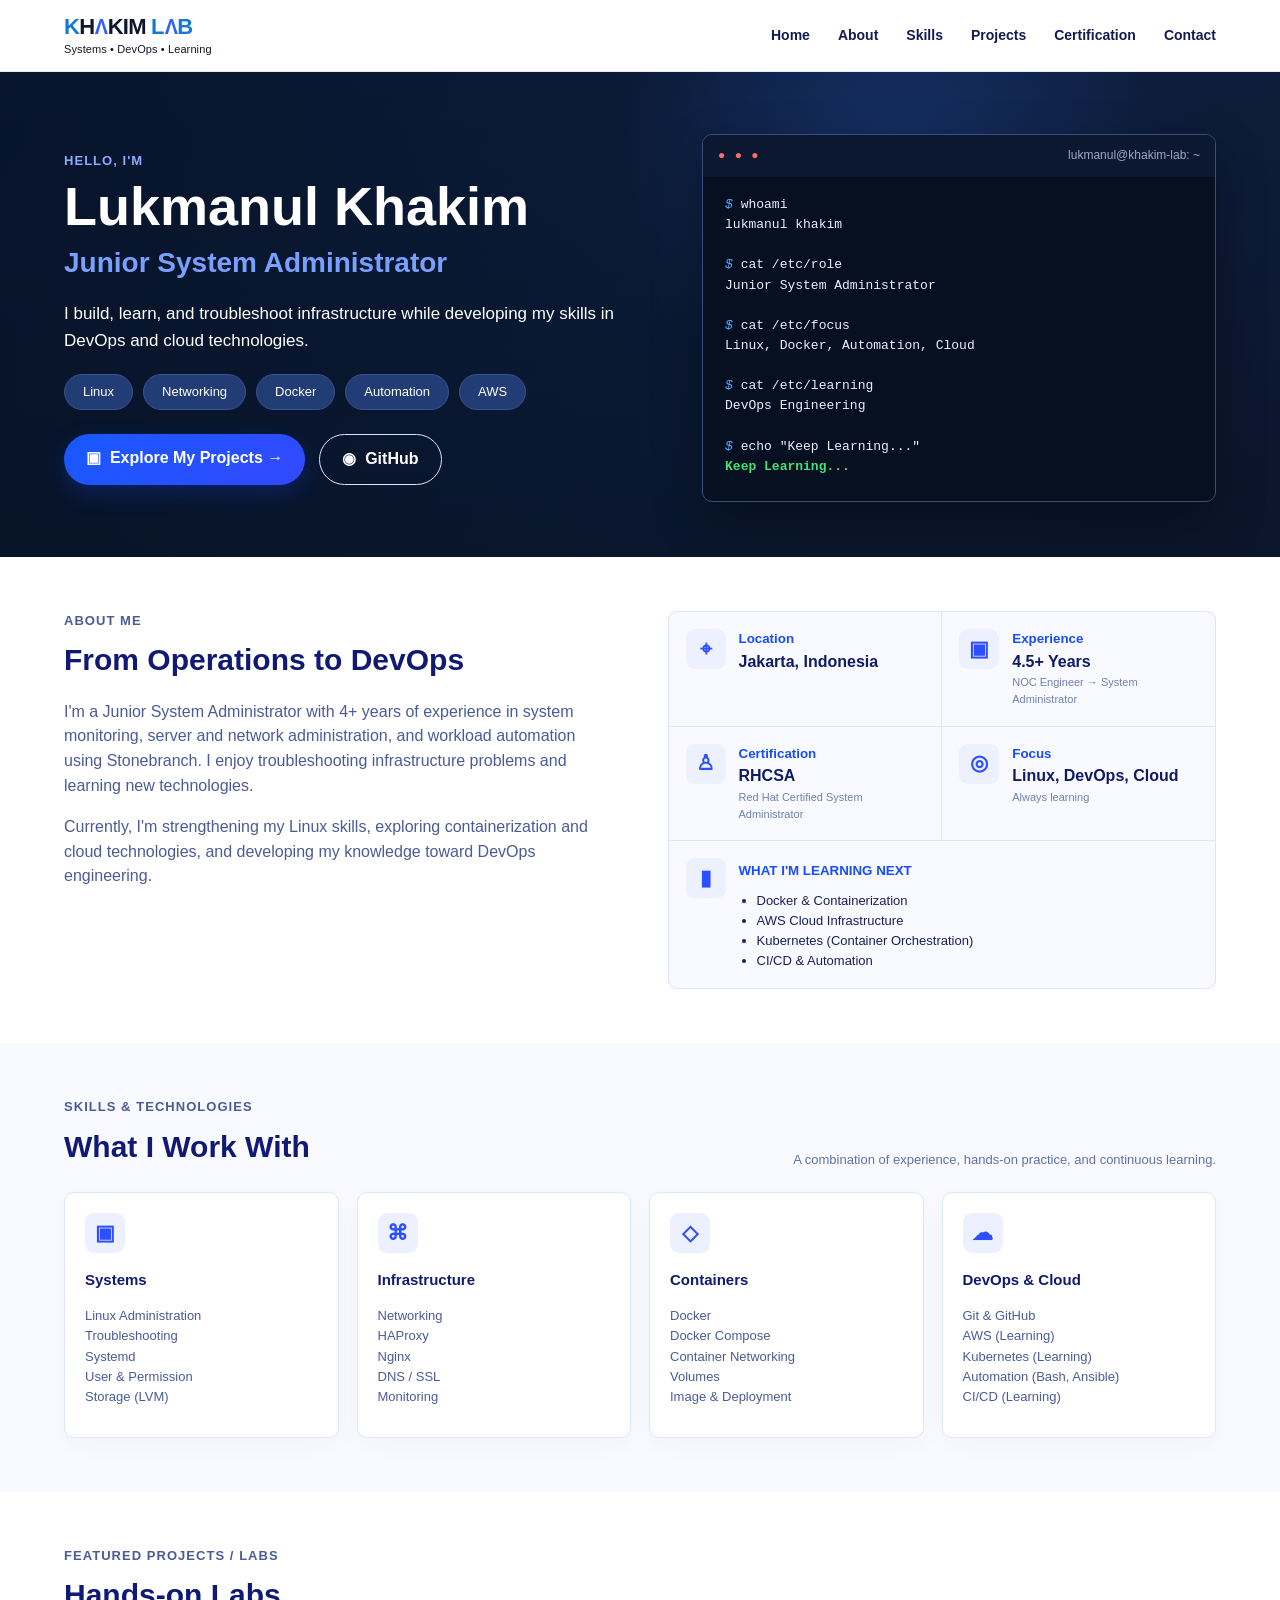
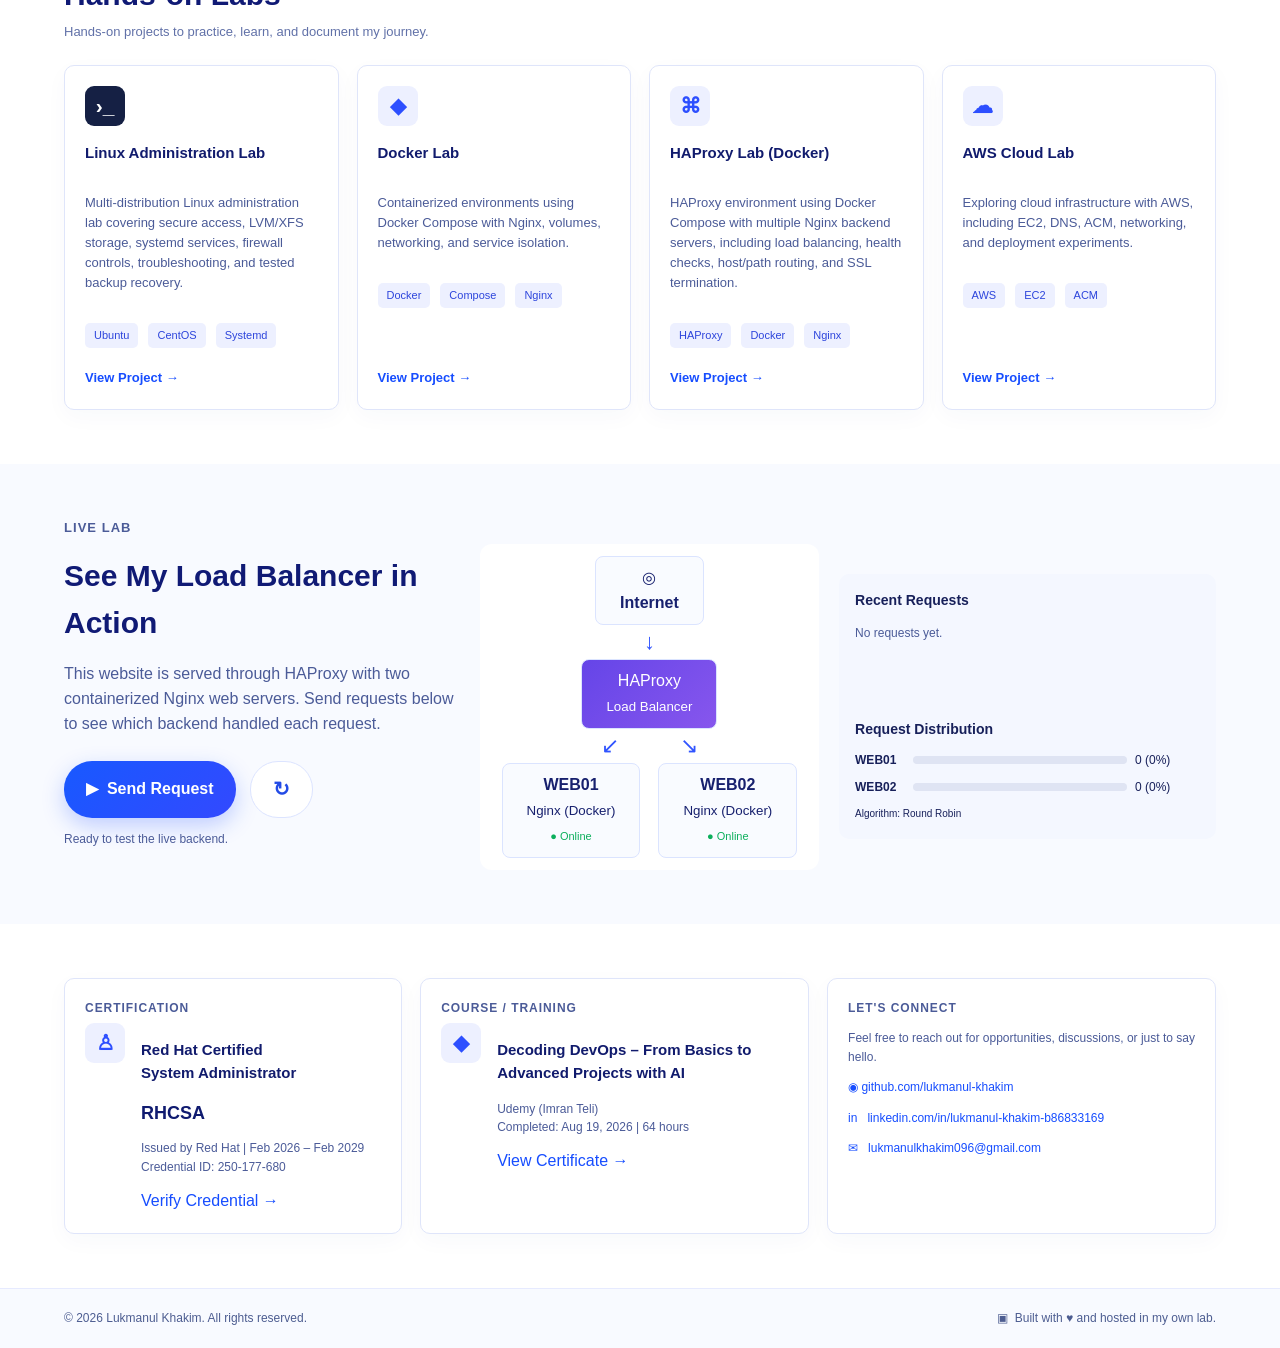
<file: web/src/index.html>
<!doctype html><html lang="en"><head><meta charset="utf-8"><meta name="viewport" content="width=device-width,initial-scale=1"><meta name="description" content="Lukmanul Khakim — Junior System Administrator portfolio and hands-on infrastructure lab."><title>KHAKIM LAB | Junior System Administrator</title><link rel="icon" href="/favicon.ico" sizes="any"><link rel="icon" type="image/svg+xml" href="/favicon.svg"><link rel="apple-touch-icon" href="/apple-touch-icon.png"><link rel="stylesheet" href="templatemo-personal-style.css"></head><body>
<nav id="navbar"><div class="nav-container"><a class="brand" href="#home" aria-label="KHAKIM LAB"><span class="brand-copy"><strong><span class="brand-k">K</span>H<span class="brand-a">Λ</span>KIM <span class="brand-lab">L<span class="brand-a">Λ</span>B</span></strong><small>Systems • DevOps • Learning</small></span></a><ul class="nav-links"><li><a href="#home">Home</a></li><li><a href="#about">About</a></li><li><a href="#skills">Skills</a></li><li><a href="#projects">Projects</a></li><li><a href="#certification">Certification</a></li><li><a href="#contact">Contact</a></li></ul><button class="mobile-menu-toggle" id="mobileMenuToggle" aria-label="Toggle menu"><i></i><i></i><i></i></button></div></nav>
<div class="mobile-menu" id="mobileMenu"><ul class="mobile-nav-links"><li><a href="#home">Home</a></li><li><a href="#about">About</a></li><li><a href="#skills">Skills</a></li><li><a href="#projects">Projects</a></li><li><a href="#certification">Certification</a></li><li><a href="#contact">Contact</a></li></ul></div>
<header id="home" class="hero"><div class="hero-grid container"><div><p class="eyebrow">HELLO, I'M</p><h1>Lukmanul Khakim</h1><h2>Junior System Administrator</h2><p class="hero-copy">I build, learn, and troubleshoot infrastructure while developing my skills in DevOps and cloud technologies.</p><div class="chips"><span>Linux</span><span>Networking</span><span>Docker</span><span>Automation</span><span>AWS</span></div><div class="actions"><a class="btn primary" href="#projects">▣ &nbsp;Explore My Projects →</a><a class="btn ghost" href="https://github.com/lukmanul-khakim" target="_blank" rel="noopener">◉ &nbsp;GitHub</a></div></div><div class="terminal"><div class="termbar"><b>● ● ●</b><span>lukmanul@khakim-lab: ~</span></div><pre><em>$</em> whoami
lukmanul khakim

<em>$</em> cat /etc/role
Junior System Administrator

<em>$</em> cat /etc/focus
Linux, Docker, Automation, Cloud

<em>$</em> cat /etc/learning
DevOps Engineering

<em>$</em> echo "Keep Learning..."
<strong>Keep Learning...</strong></pre></div></div></header>
<main><section id="about" class="section"><div class="container about-grid"><div><p class="kicker">ABOUT ME</p><h2>From Operations to DevOps</h2><p>I'm a Junior System Administrator with 4+ years of experience in system monitoring, server and network administration, and workload automation using Stonebranch. I enjoy troubleshooting infrastructure problems and learning new technologies.</p><p>Currently, I'm strengthening my Linux skills, exploring containerization and cloud technologies, and developing my knowledge toward DevOps engineering.</p></div><div class="about-cards"><div class="mini"><b class="ico">⌖</b><div><small>Location</small><strong>Jakarta, Indonesia</strong></div></div><div class="mini"><b class="ico">▣</b><div><small>Experience</small><strong>4.5+ Years</strong><span>NOC Engineer → System Administrator</span></div></div><div class="mini"><b class="ico">♙</b><div><small>Certification</small><strong>RHCSA</strong><span>Red Hat Certified System Administrator</span></div></div><div class="mini"><b class="ico">◎</b><div><small>Focus</small><strong>Linux, DevOps, Cloud</strong><span>Always learning</span></div></div><div class="learning"><b class="ico">▮</b><div><small>WHAT I'M LEARNING NEXT</small><ul><li>Docker & Containerization</li><li>AWS Cloud Infrastructure</li><li>Kubernetes (Container Orchestration)</li><li>CI/CD & Automation</li></ul></div></div></div></div></section>
<section id="skills" class="section alt"><div class="container"><p class="kicker">SKILLS & TECHNOLOGIES</p><div class="section-head"><h2>What I Work With</h2><span>A combination of experience, hands-on practice, and continuous learning.</span></div><div class="skill-grid"><article><b class="ico">▣</b><h3>Systems</h3><p>Linux Administration<br>Troubleshooting<br>Systemd<br>User & Permission<br>Storage (LVM)</p></article><article><b class="ico">⌘</b><h3>Infrastructure</h3><p>Networking<br>HAProxy<br>Nginx<br>DNS / SSL<br>Monitoring</p></article><article><b class="ico">◇</b><h3>Containers</h3><p>Docker<br>Docker Compose<br>Container Networking<br>Volumes<br>Image & Deployment</p></article><article><b class="ico">☁</b><h3>DevOps & Cloud</h3><p>Git & GitHub<br>AWS (Learning)<br>Kubernetes (Learning)<br>Automation (Bash, Ansible)<br>CI/CD (Learning)</p></article></div></div></section>
<section id="projects" class="section"><div class="container"><p class="kicker">FEATURED PROJECTS / LABS</p><div class="section-head"><div><h2>Hands-on Labs</h2><span>Hands-on projects to practice, learn, and document my journey.</span></div></div><div class="project-grid"><article><b class="ico dark">›_</b><h3>Linux Administration Lab</h3><p>Multi-distribution Linux administration lab covering secure access, LVM/XFS storage, systemd services, firewall controls, troubleshooting, and tested backup recovery.</p><div class="tags"><span>Ubuntu</span><span>CentOS</span><span>Systemd</span></div><a href="projects/linux-administration/">View Project →</a></article><article><b class="ico">◆</b><h3>Docker Lab</h3><p>Containerized environments using Docker Compose with Nginx, volumes, networking, and service isolation.</p><div class="tags"><span>Docker</span><span>Compose</span><span>Nginx</span></div><a href="#">View Project →</a></article><article><b class="ico">⌘</b><h3>HAProxy Lab (Docker)</h3><p>HAProxy environment using Docker Compose with multiple Nginx backend servers, including load balancing, health checks, host/path routing, and SSL termination.</p><div class="tags"><span>HAProxy</span><span>Docker</span><span>Nginx</span></div><a href="projects/haproxy-docker/">View Project →</a></article><article><b class="ico">☁</b><h3>AWS Cloud Lab</h3><p>Exploring cloud infrastructure with AWS, including EC2, DNS, ACM, networking, and deployment experiments.</p><div class="tags"><span>AWS</span><span>EC2</span><span>ACM</span></div><a href="#">View Project →</a></article></div></div></section>
<section id="live-lab" class="section alt"><div class="container"><p class="kicker">LIVE LAB</p><div class="live-grid"><div><h2>See My Load Balancer in Action</h2><p>This website is served through HAProxy with two containerized Nginx web servers. Send requests below to see which backend handled each request.</p><div class="actions"><button id="sendRequest" class="btn primary">▶ &nbsp;Send Request</button><button id="resetRequests" class="btn iconbtn" title="Reset">↻</button></div><p id="lbMessage" class="lb-message">Ready to test the live backend.</p></div><div class="diagram"><div class="node">◎<br><b>Internet</b></div><div class="arrow">↓</div><div class="node hap">HAProxy<br><small>Load Balancer</small></div><div class="fork">↙ &nbsp;&nbsp;&nbsp;&nbsp;&nbsp;&nbsp;&nbsp;&nbsp; ↘</div><div class="servers"><div class="node"><b>WEB01</b><br><small>Nginx (Docker)</small><br><span>● Online</span></div><div class="node"><b>WEB02</b><br><small>Nginx (Docker)</small><br><span>● Online</span></div></div></div><div class="request-panel"><h3>Recent Requests</h3><div id="requestList" class="request-list"><p>No requests yet.</p></div><h3>Request Distribution</h3><div class="meter"><b>WEB01</b><i><u id="bar1"></u></i><span id="count1">0 (0%)</span></div><div class="meter"><b>WEB02</b><i><u id="bar2"></u></i><span id="count2">0 (0%)</span></div><small>Algorithm: Round Robin</small></div></div></div></section>
<section id="certification" class="section"><div class="container bottom-grid"><article class="credential"><p class="kicker">CERTIFICATION</p><div class="cred-body"><b class="ico">♙</b><div><h3>Red Hat Certified<br>System Administrator</h3><strong>RHCSA</strong><p>Issued by Red Hat | Feb 2026 – Feb 2029<br>Credential ID: 250-177-680</p><a href="https://www.credly.com/badges/dbaed468-5207-47a8-b0fc-b9ca24b0aa53" target="_blank" rel="noopener">Verify Credential →</a></div></div></article><article class="credential"><p class="kicker">COURSE / TRAINING</p><div class="cred-body"><b class="ico">◆</b><div><h3>Decoding DevOps – From Basics to Advanced Projects with AI</h3><p>Udemy (Imran Teli)<br>Completed: Aug 19, 2026 | 64 hours</p><a href="Cert_Decoding_DevOps_Lukmanul_Khakim.pdf" target="_blank">View Certificate →</a></div></div></article><article id="contact" class="credential"><p class="kicker">LET'S CONNECT</p><p>Feel free to reach out for opportunities, discussions, or just to say hello.</p><div class="contacts"><a href="https://github.com/lukmanul-khakim" target="_blank">◉ github.com/lukmanul-khakim</a><a href="https://www.linkedin.com/in/lukmanul-khakim-b86833169" target="_blank">in &nbsp; linkedin.com/in/lukmanul-khakim-b86833169</a><a href="mailto:lukmanulkhakim096@gmail.com">✉ &nbsp; lukmanulkhakim096@gmail.com</a></div></article></div></section></main>
<footer><div class="container"><span>© 2026 Lukmanul Khakim. All rights reserved.</span><span>▣ &nbsp;Built with ♥ and hosted in my own lab.</span></div></footer><script src="templatemo-personal-javascripts.js"></script></body></html>
</file>
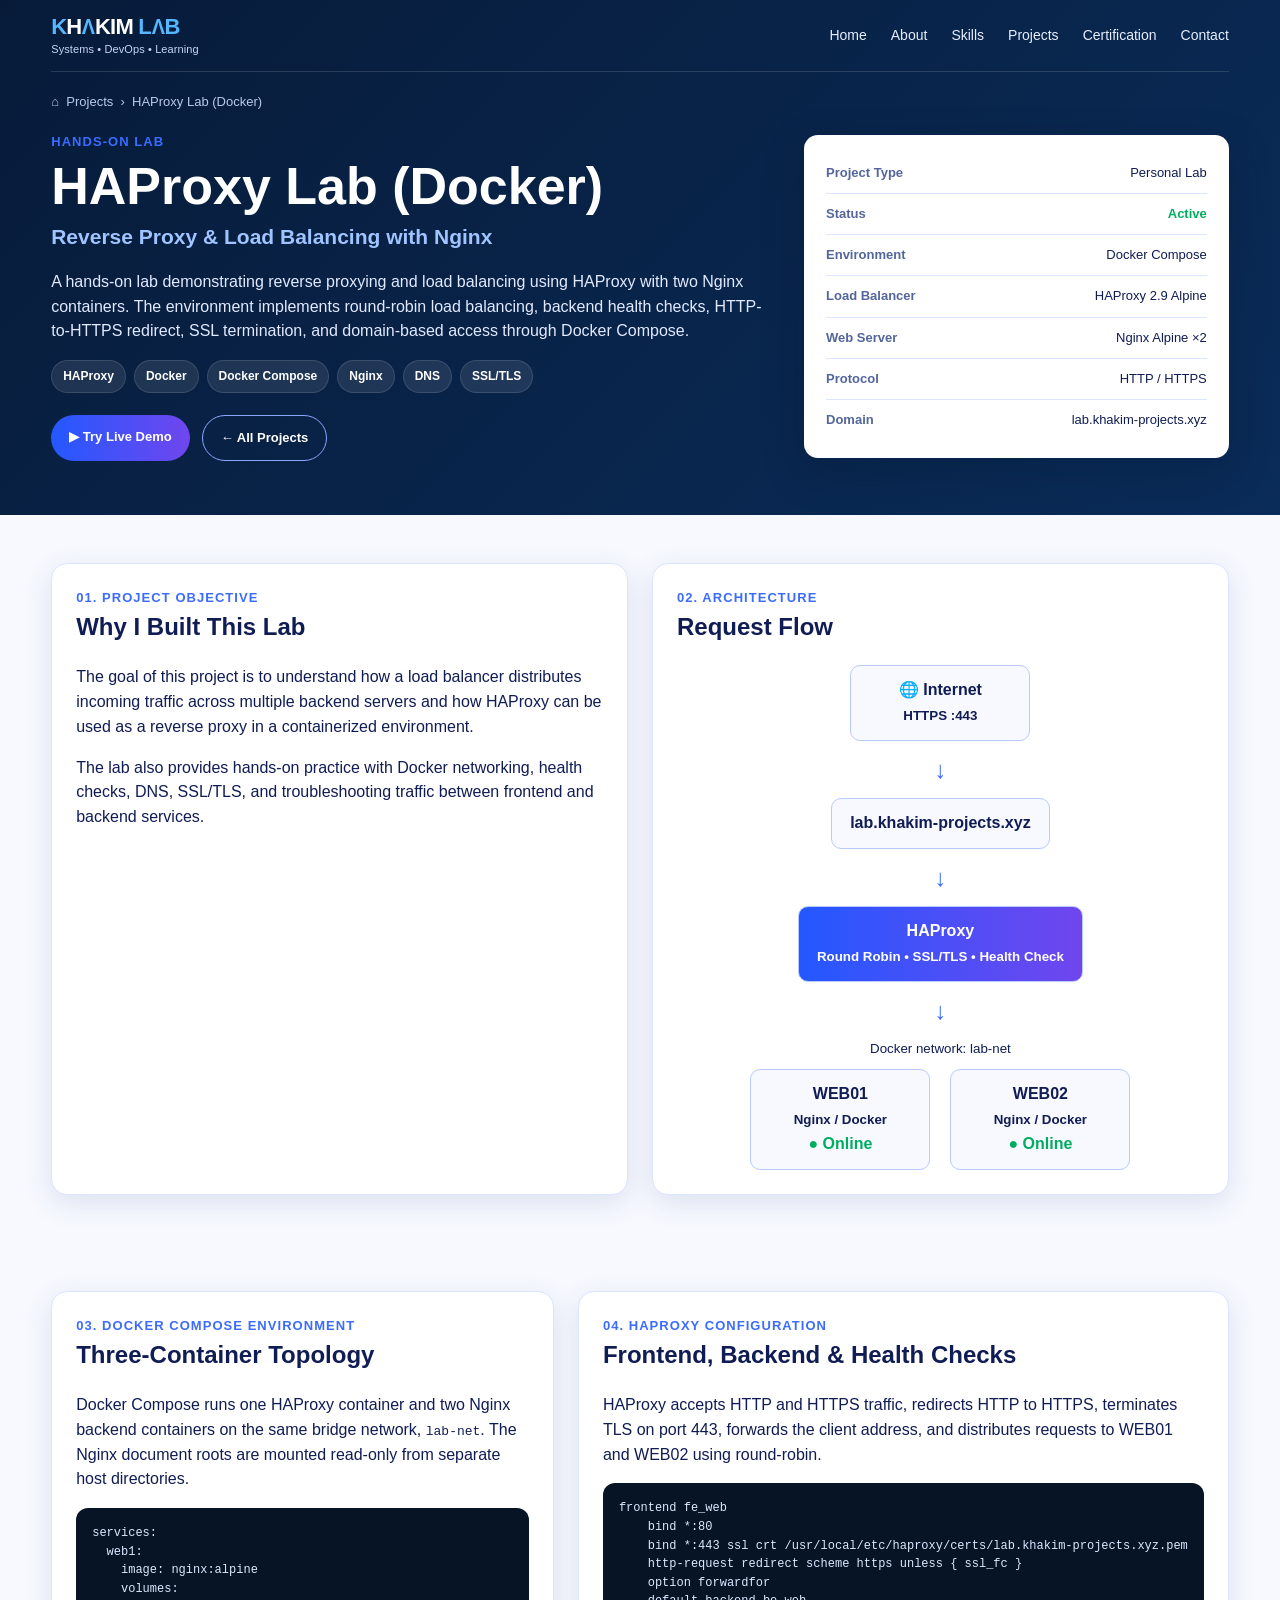
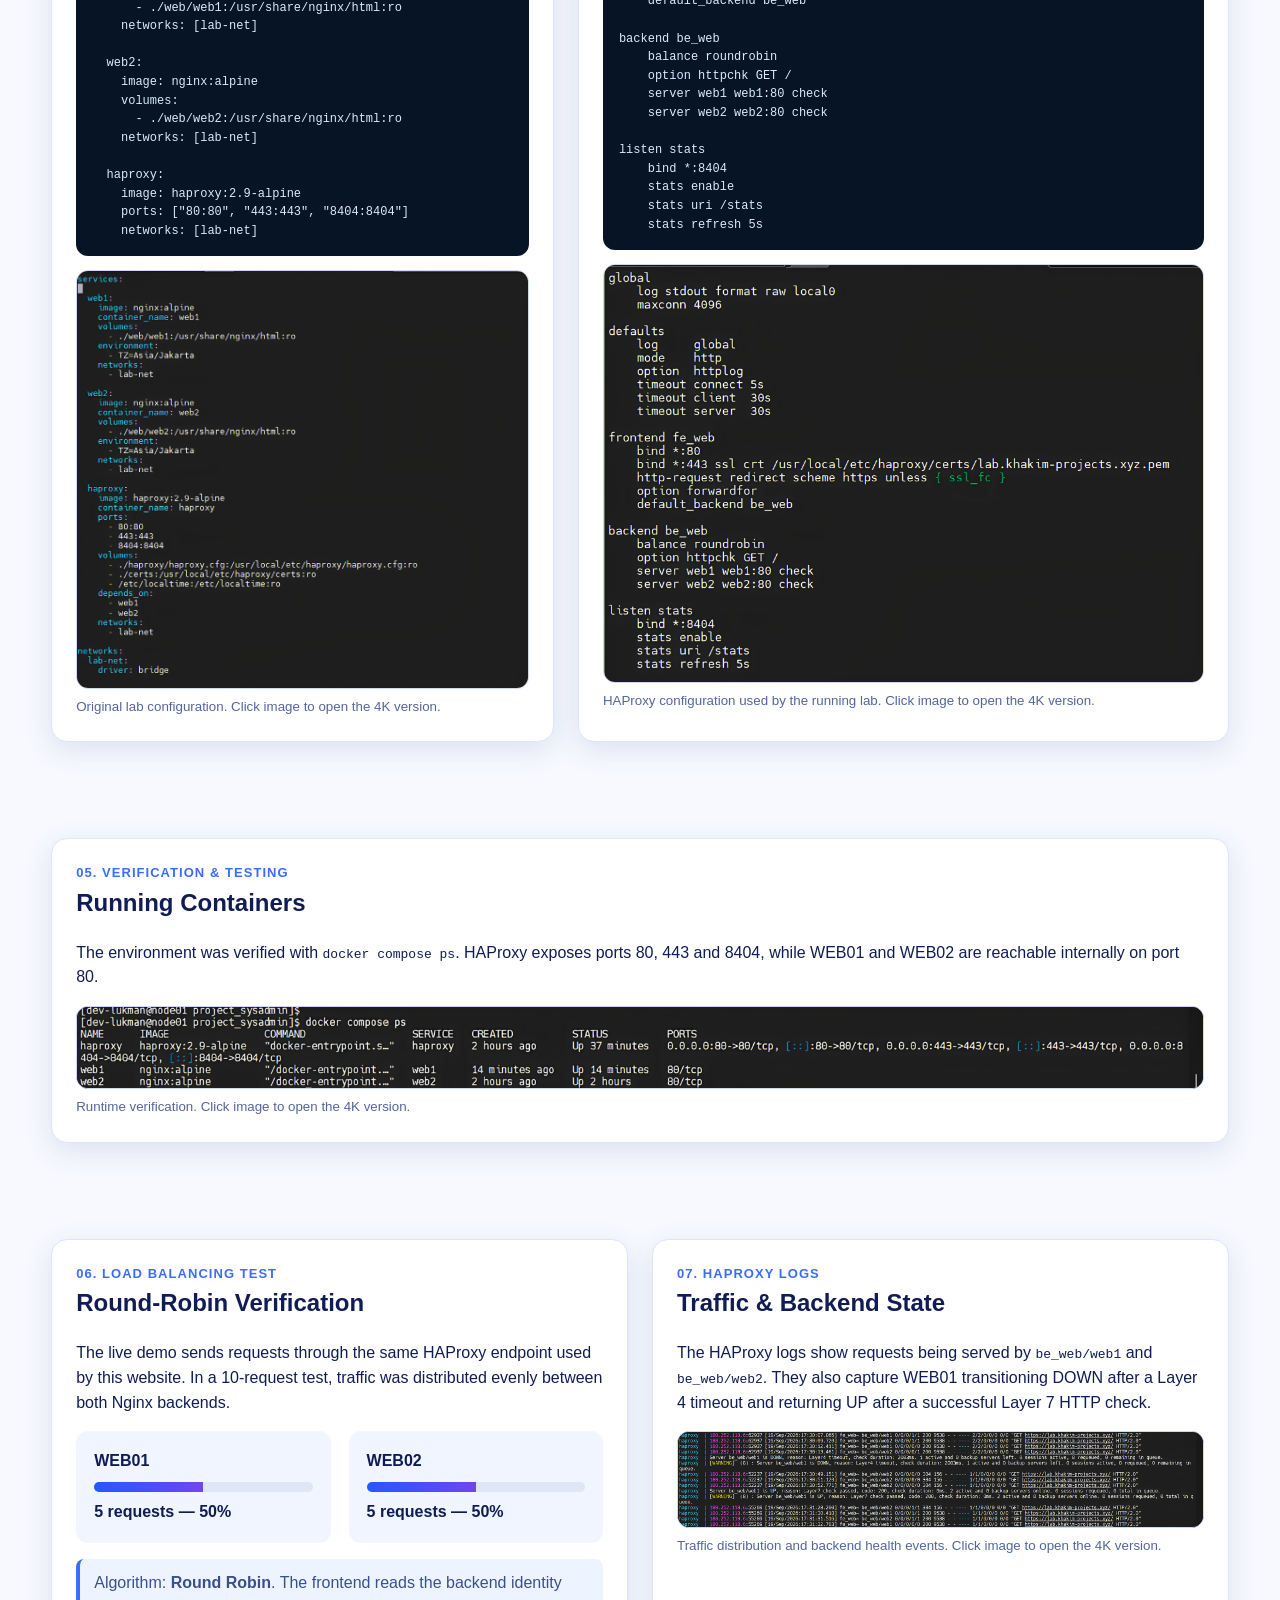
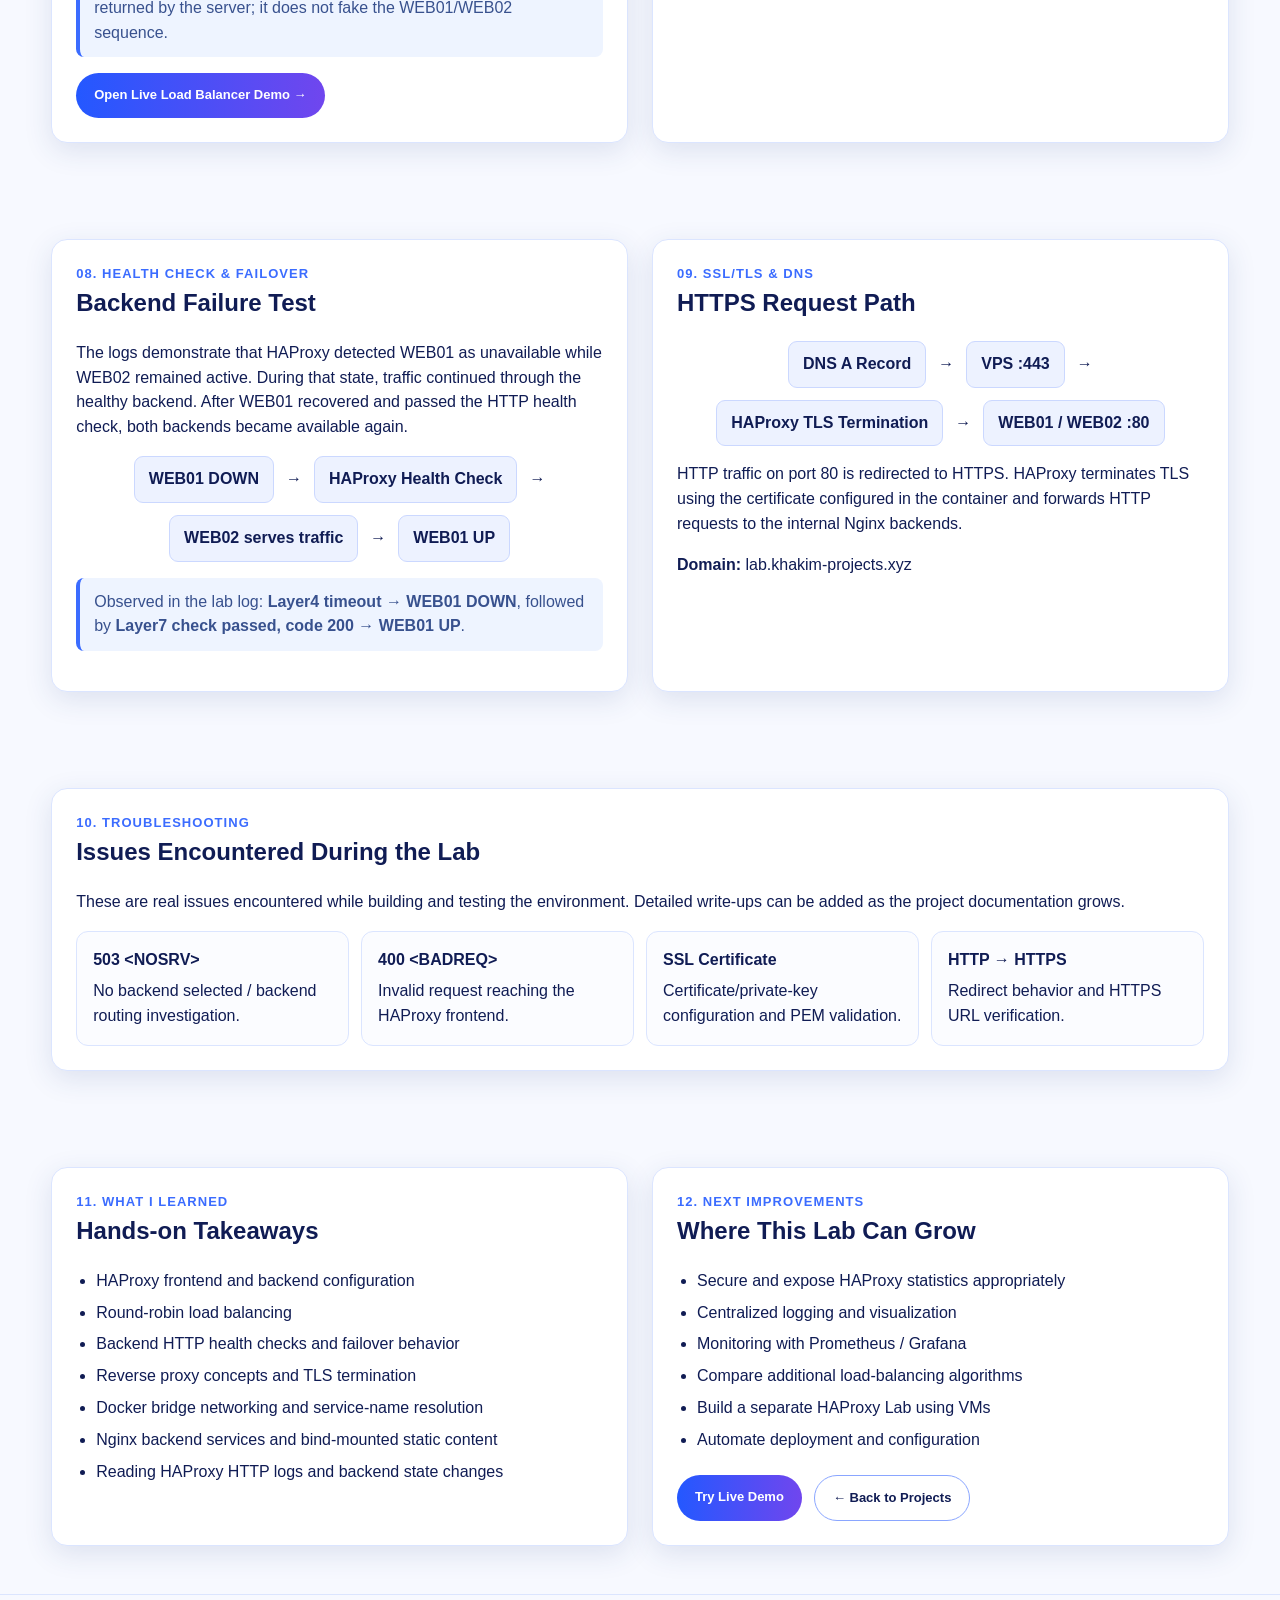
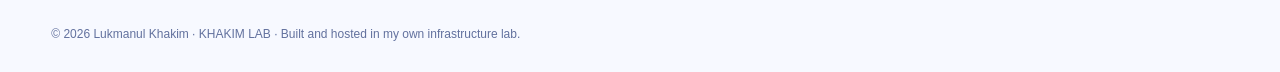
<file: web/src/projects/haproxy-docker/index.html>
<!doctype html><html lang="en"><head><meta charset="utf-8"><meta name="viewport" content="width=device-width,initial-scale=1"><meta name="description" content="HAProxy Lab (Docker) — hands-on reverse proxy, load balancing, health checks, SSL/TLS and Docker networking by Lukmanul Khakim."><title>HAProxy Lab (Docker) | KHAKIM LAB</title><link rel="icon" href="/favicon.ico" sizes="any"><link rel="icon" type="image/svg+xml" href="/favicon.svg"><link rel="apple-touch-icon" href="/apple-touch-icon.png"><link rel="stylesheet" href="project.css"></head><body>
<header class="top"><div class="container"><nav class="nav"><a class="brand" href="../../" aria-label="KHAKIM LAB"><span class="brand-copy"><strong><span class="brand-k">K</span>H<span class="brand-a">Λ</span>KIM <span class="brand-lab">L<span class="brand-a">Λ</span>B</span></strong><small>Systems • DevOps • Learning</small></span></a><div class="navlinks"><a href="../../">Home</a><a href="../../#about">About</a><a href="../../#skills">Skills</a><a href="../../#projects">Projects</a><a href="../../#certification">Certification</a><a href="../../#contact">Contact</a></div></nav><div class="crumb">⌂ &nbsp;Projects &nbsp;›&nbsp; HAProxy Lab (Docker)</div><div class="hero"><div><div class="eyebrow">HANDS-ON LAB</div><h1>HAProxy Lab (Docker)</h1><h2>Reverse Proxy & Load Balancing with Nginx</h2><p>A hands-on lab demonstrating reverse proxying and load balancing using HAProxy with two Nginx containers. The environment implements round-robin load balancing, backend health checks, HTTP-to-HTTPS redirect, SSL termination, and domain-based access through Docker Compose.</p><div class="chips"><span>HAProxy</span><span>Docker</span><span>Docker Compose</span><span>Nginx</span><span>DNS</span><span>SSL/TLS</span></div><div class="actions"><a class="btn primary" href="../../#live-lab">▶ Try Live Demo</a><a class="btn" href="../../#projects" style="color:white">← All Projects</a></div></div><aside class="facts"><div class="fact"><b>Project Type</b><span>Personal Lab</span></div><div class="fact"><b>Status</b><span class="ok">Active</span></div><div class="fact"><b>Environment</b><span>Docker Compose</span></div><div class="fact"><b>Load Balancer</b><span>HAProxy 2.9 Alpine</span></div><div class="fact"><b>Web Server</b><span>Nginx Alpine ×2</span></div><div class="fact"><b>Protocol</b><span>HTTP / HTTPS</span></div><div class="fact"><b>Domain</b><span>lab.khakim-projects.xyz</span></div></aside></div></div></header>
<main>
<section class="section"><div class="container grid2"><article class="card"><div class="kicker">01. PROJECT OBJECTIVE</div><h2>Why I Built This Lab</h2><p>The goal of this project is to understand how a load balancer distributes incoming traffic across multiple backend servers and how HAProxy can be used as a reverse proxy in a containerized environment.</p><p>The lab also provides hands-on practice with Docker networking, health checks, DNS, SSL/TLS, and troubleshooting traffic between frontend and backend services.</p></article><article class="card"><div class="kicker">02. ARCHITECTURE</div><h2>Request Flow</h2><div class="arch"><div class="node">🌐 Internet<br><small>HTTPS :443</small></div><div class="arrow">↓</div><div class="node">lab.khakim-projects.xyz</div><div class="arrow">↓</div><div class="node ha">HAProxy<br><small>Round Robin • SSL/TLS • Health Check</small></div><div class="arrow">↓</div><small>Docker network: lab-net</small><div class="backs"><div class="node">WEB01<br><small>Nginx / Docker</small><br><span class="ok">● Online</span></div><div class="node">WEB02<br><small>Nginx / Docker</small><br><span class="ok">● Online</span></div></div></div></article></div></section>
<section class="section"><div class="container grid2"><article class="card"><div class="kicker">03. DOCKER COMPOSE ENVIRONMENT</div><h2>Three-Container Topology</h2><p>Docker Compose runs one HAProxy container and two Nginx backend containers on the same bridge network, <code>lab-net</code>. The Nginx document roots are mounted read-only from separate host directories.</p><pre class="code">services:
  web1:
    image: nginx:alpine
    volumes:
      - ./web/web1:/usr/share/nginx/html:ro
    networks: [lab-net]

  web2:
    image: nginx:alpine
    volumes:
      - ./web/web2:/usr/share/nginx/html:ro
    networks: [lab-net]

  haproxy:
    image: haproxy:2.9-alpine
    ports: ["80:80", "443:443", "8404:8404"]
    networks: [lab-net]</pre><div class="shot-wrap"><a href="assets/docker-compose-4k.png" target="_blank"><img class="shot" src="assets/docker-compose-4k.png" alt="Docker Compose configuration screenshot"></a><small>Original lab configuration. Click image to open the 4K version.</small></div></article><article class="card"><div class="kicker">04. HAPROXY CONFIGURATION</div><h2>Frontend, Backend & Health Checks</h2><p>HAProxy accepts HTTP and HTTPS traffic, redirects HTTP to HTTPS, terminates TLS on port 443, forwards the client address, and distributes requests to WEB01 and WEB02 using round-robin.</p><pre class="code">frontend fe_web
    bind *:80
    bind *:443 ssl crt /usr/local/etc/haproxy/certs/lab.khakim-projects.xyz.pem
    http-request redirect scheme https unless { ssl_fc }
    option forwardfor
    default_backend be_web

backend be_web
    balance roundrobin
    option httpchk GET /
    server web1 web1:80 check
    server web2 web2:80 check

listen stats
    bind *:8404
    stats enable
    stats uri /stats
    stats refresh 5s</pre><div class="shot-wrap"><a href="assets/haproxy-config-4k.png" target="_blank"><img class="shot" src="assets/haproxy-config-4k.png" alt="HAProxy configuration screenshot"></a><small>HAProxy configuration used by the running lab. Click image to open the 4K version.</small></div></article></div></section>
<section class="section"><div class="container"><article class="card"><div class="kicker">05. VERIFICATION & TESTING</div><h2>Running Containers</h2><p>The environment was verified with <code>docker compose ps</code>. HAProxy exposes ports 80, 443 and 8404, while WEB01 and WEB02 are reachable internally on port 80.</p><div class="shot-wrap"><a href="assets/docker-ps-4k.png" target="_blank"><img class="shot" src="assets/docker-ps-4k.png" alt="Docker Compose PS output"></a><small>Runtime verification. Click image to open the 4K version.</small></div></article></div></section>
<section class="section"><div class="container grid2"><article class="card"><div class="kicker">06. LOAD BALANCING TEST</div><h2>Round-Robin Verification</h2><p>The live demo sends requests through the same HAProxy endpoint used by this website. In a 10-request test, traffic was distributed evenly between both Nginx backends.</p><div class="test"><div class="metric"><b>WEB01</b><div class="bar"><i></i></div><strong>5 requests — 50%</strong></div><div class="metric"><b>WEB02</b><div class="bar"><i></i></div><strong>5 requests — 50%</strong></div></div><p class="note">Algorithm: <b>Round Robin</b>. The frontend reads the backend identity returned by the server; it does not fake the WEB01/WEB02 sequence.</p><a class="btn primary" href="../../#live-lab">Open Live Load Balancer Demo →</a></article><article class="card"><div class="kicker">07. HAPROXY LOGS</div><h2>Traffic & Backend State</h2><p>The HAProxy logs show requests being served by <code>be_web/web1</code> and <code>be_web/web2</code>. They also capture WEB01 transitioning DOWN after a Layer 4 timeout and returning UP after a successful Layer 7 HTTP check.</p><div class="shot-wrap"><a href="assets/haproxy-logs-4k.png" target="_blank"><img class="shot" src="assets/haproxy-logs-4k.png" alt="HAProxy traffic and health check logs"></a><small>Traffic distribution and backend health events. Click image to open the 4K version.</small></div></article></div></section>
<section class="section"><div class="container grid2"><article class="card"><div class="kicker">08. HEALTH CHECK & FAILOVER</div><h2>Backend Failure Test</h2><p>The logs demonstrate that HAProxy detected WEB01 as unavailable while WEB02 remained active. During that state, traffic continued through the healthy backend. After WEB01 recovered and passed the HTTP health check, both backends became available again.</p><div class="flow"><span>WEB01 DOWN</span><b>→</b><span>HAProxy Health Check</span><b>→</b><span>WEB02 serves traffic</span><b>→</b><span>WEB01 UP</span></div><p class="note">Observed in the lab log: <b>Layer4 timeout → WEB01 DOWN</b>, followed by <b>Layer7 check passed, code 200 → WEB01 UP</b>.</p></article><article class="card"><div class="kicker">09. SSL/TLS & DNS</div><h2>HTTPS Request Path</h2><div class="flow"><span>DNS A Record</span><b>→</b><span>VPS :443</span><b>→</b><span>HAProxy TLS Termination</span><b>→</b><span>WEB01 / WEB02 :80</span></div><p>HTTP traffic on port 80 is redirected to HTTPS. HAProxy terminates TLS using the certificate configured in the container and forwards HTTP requests to the internal Nginx backends.</p><p><b>Domain:</b> lab.khakim-projects.xyz</p></article></div></section>
<section class="section"><div class="container"><article class="card"><div class="kicker">10. TROUBLESHOOTING</div><h2>Issues Encountered During the Lab</h2><p>These are real issues encountered while building and testing the environment. Detailed write-ups can be added as the project documentation grows.</p><div class="issues"><div class="issue"><b>503 &lt;NOSRV&gt;</b><span>No backend selected / backend routing investigation.</span></div><div class="issue"><b>400 &lt;BADREQ&gt;</b><span>Invalid request reaching the HAProxy frontend.</span></div><div class="issue"><b>SSL Certificate</b><span>Certificate/private-key configuration and PEM validation.</span></div><div class="issue"><b>HTTP → HTTPS</b><span>Redirect behavior and HTTPS URL verification.</span></div></div></article></div></section>
<section class="section"><div class="container grid2"><article class="card"><div class="kicker">11. WHAT I LEARNED</div><h2>Hands-on Takeaways</h2><ul class="list"><li>HAProxy frontend and backend configuration</li><li>Round-robin load balancing</li><li>Backend HTTP health checks and failover behavior</li><li>Reverse proxy concepts and TLS termination</li><li>Docker bridge networking and service-name resolution</li><li>Nginx backend services and bind-mounted static content</li><li>Reading HAProxy HTTP logs and backend state changes</li></ul></article><article class="card"><div class="kicker">12. NEXT IMPROVEMENTS</div><h2>Where This Lab Can Grow</h2><ul class="list"><li>Secure and expose HAProxy statistics appropriately</li><li>Centralized logging and visualization</li><li>Monitoring with Prometheus / Grafana</li><li>Compare additional load-balancing algorithms</li><li>Build a separate HAProxy Lab using VMs</li><li>Automate deployment and configuration</li></ul><div class="actions"><a class="btn primary" href="../../#live-lab">Try Live Demo</a><a class="btn" href="../../#projects">← Back to Projects</a></div></article></div></section>
</main><footer class="footer"><div class="container">© 2026 Lukmanul Khakim · KHAKIM LAB · Built and hosted in my own infrastructure lab.</div></footer></body></html>
</file>
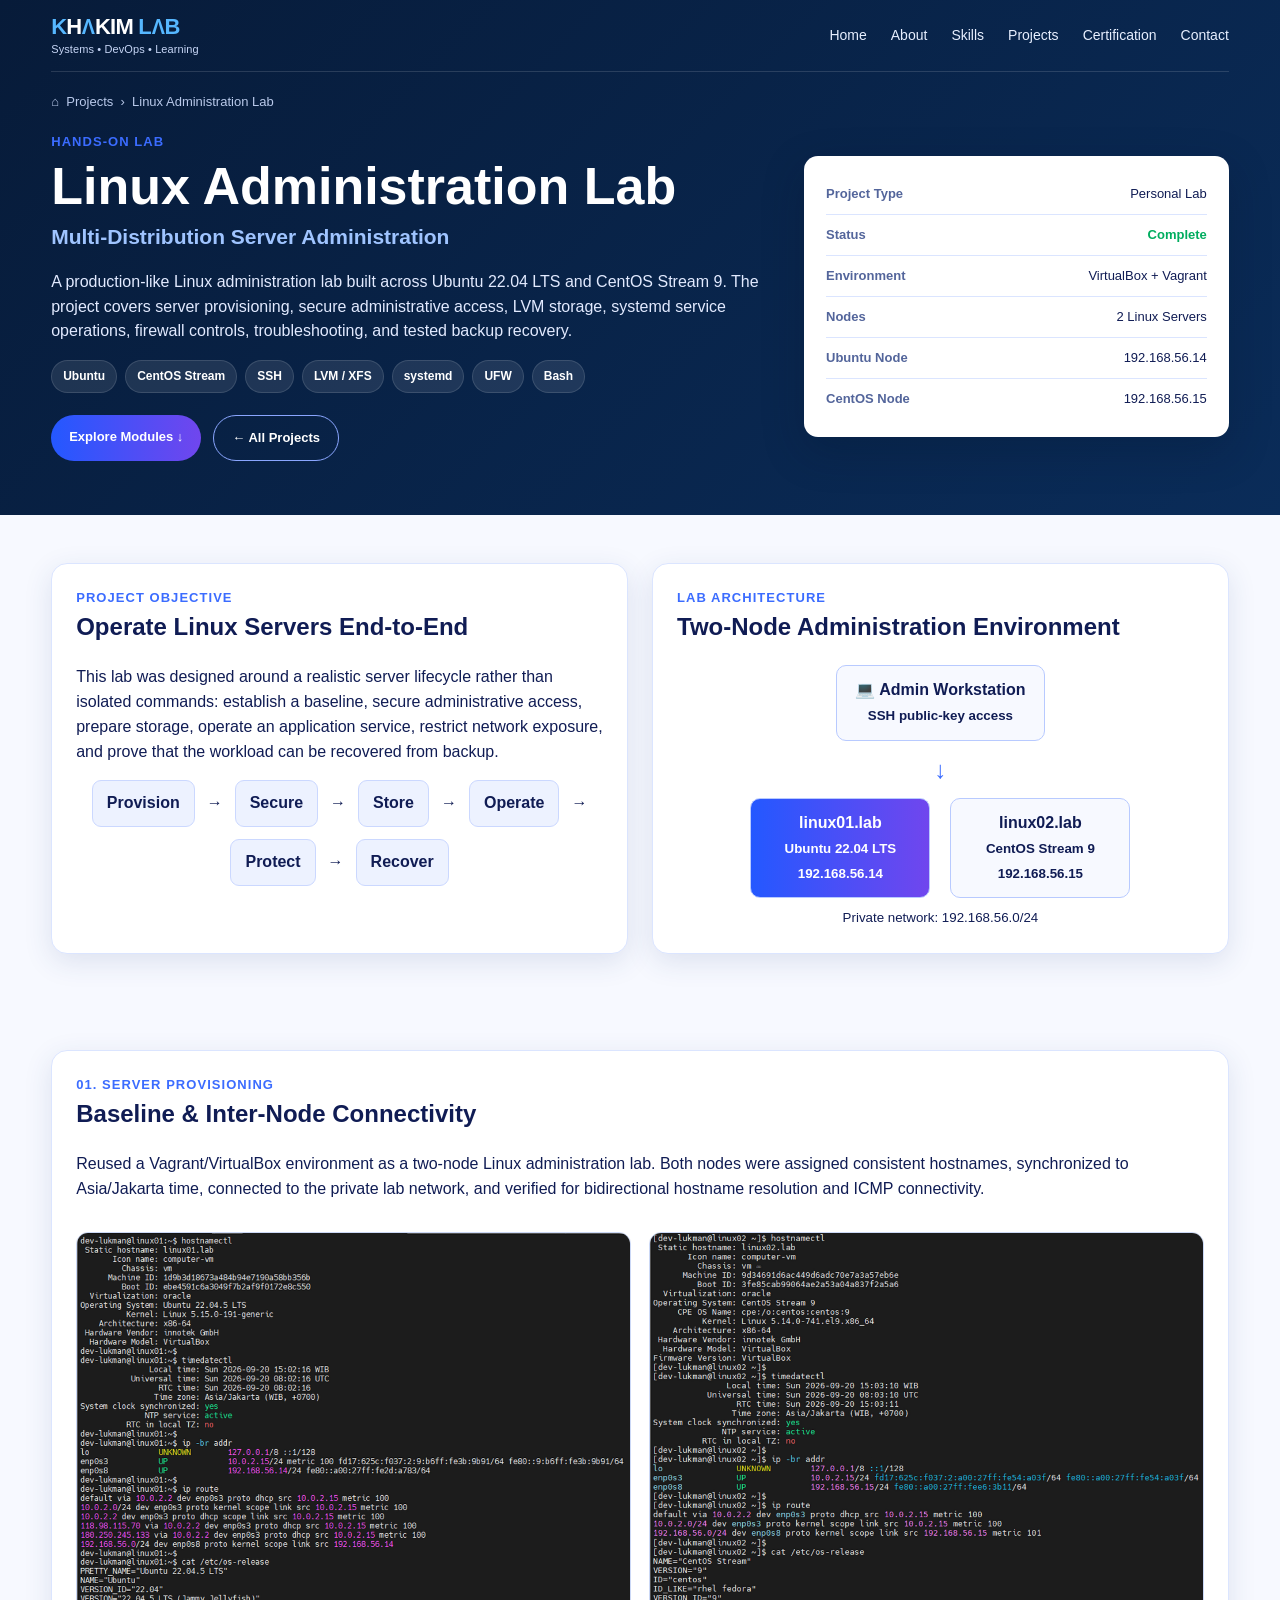
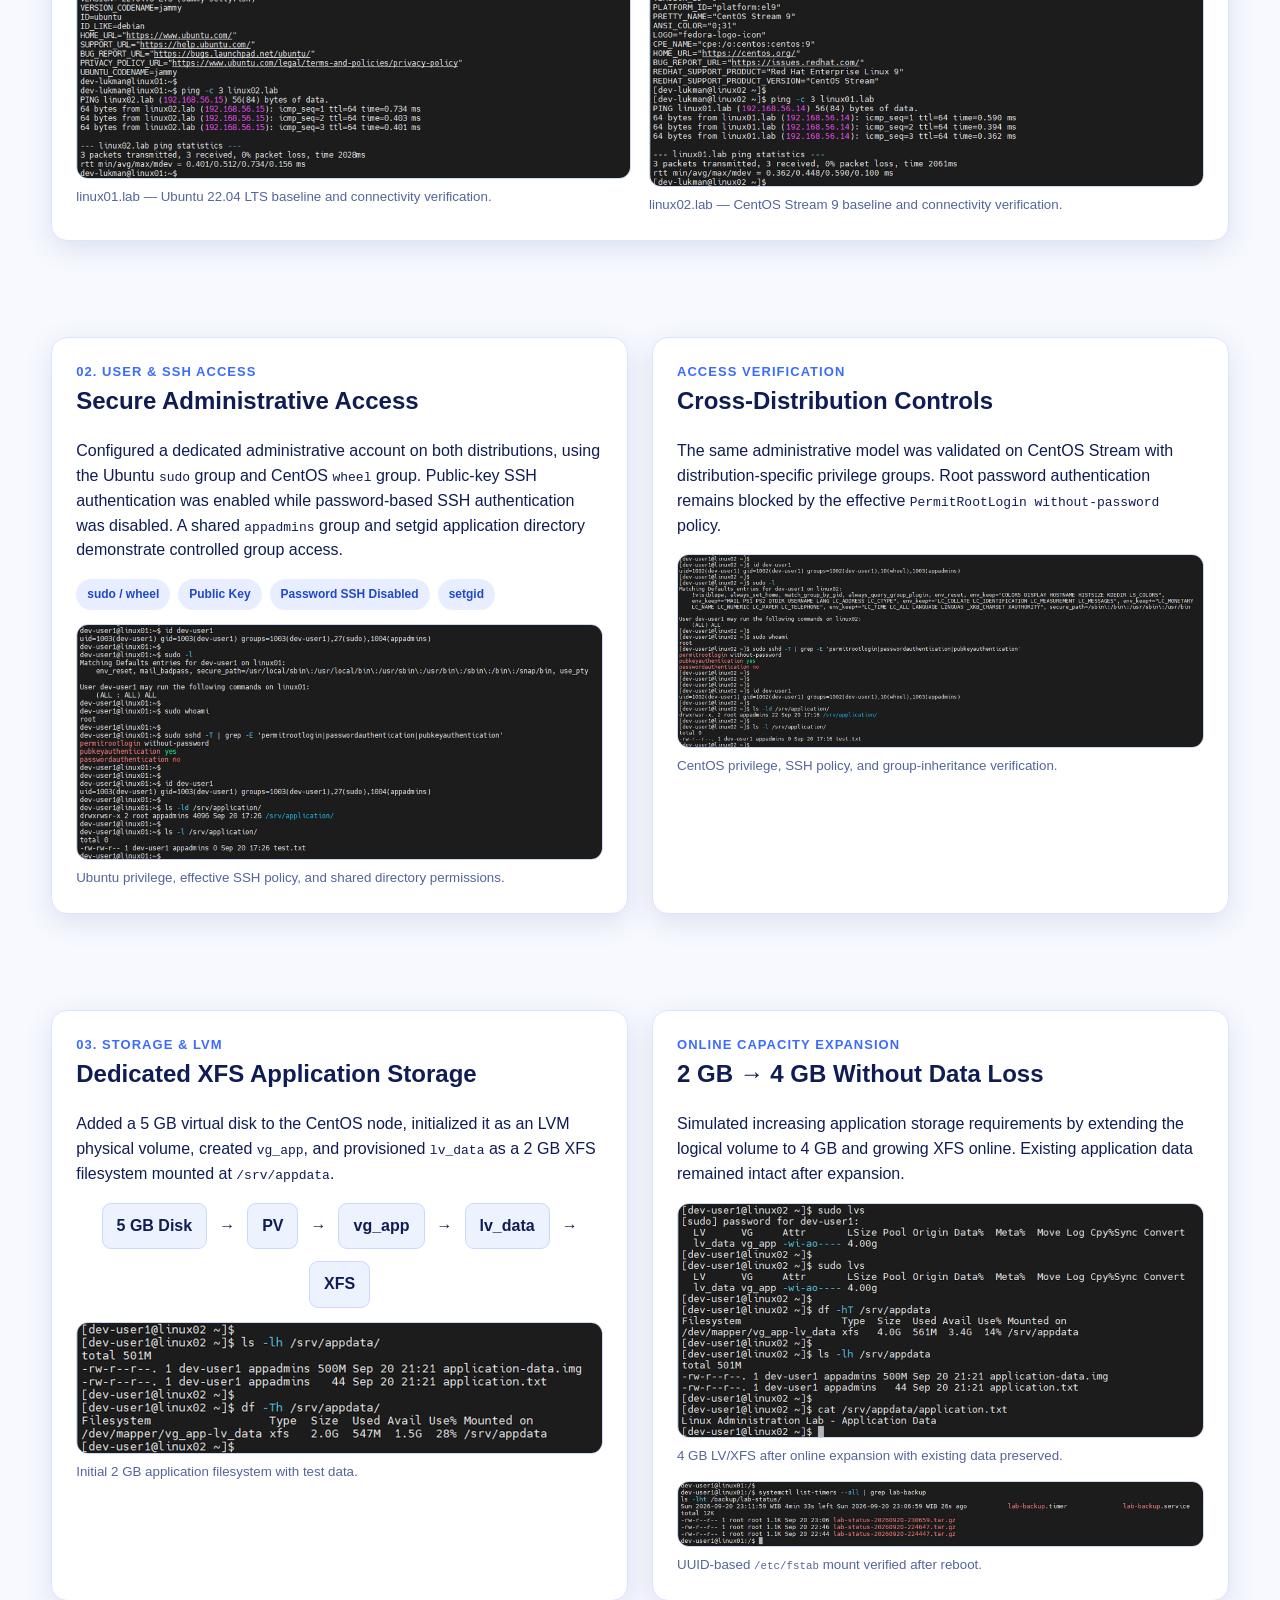
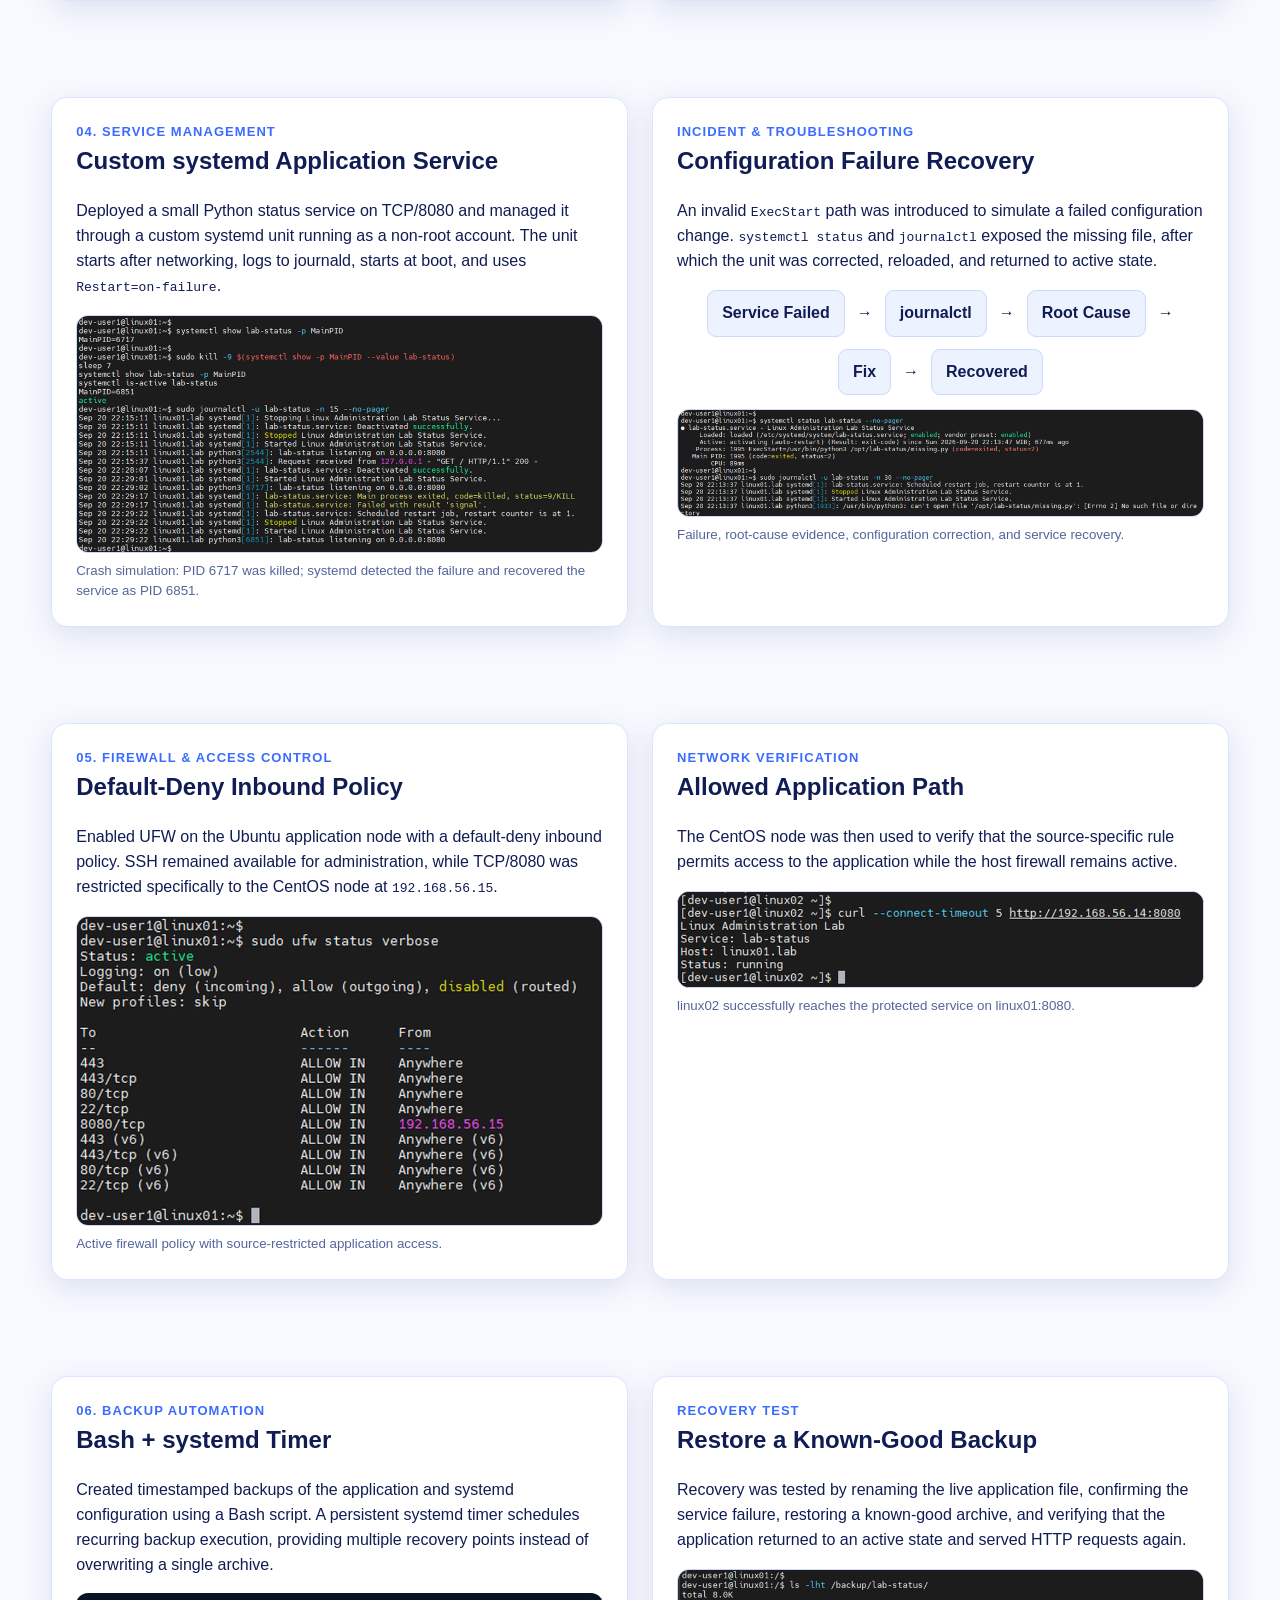
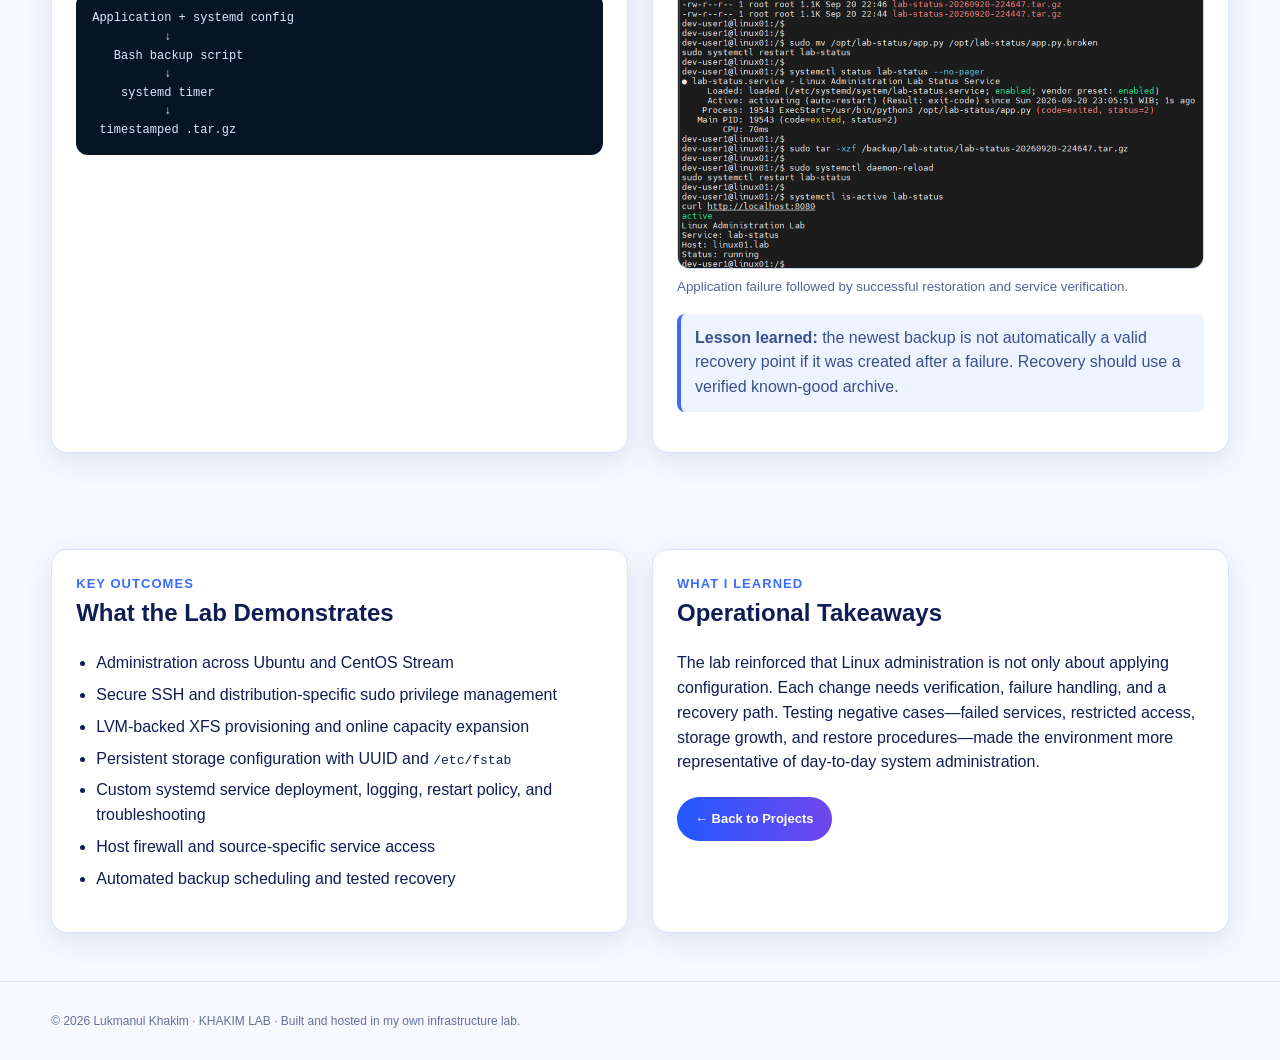
<file: web/src/projects/linux-administration/index.html>
<!doctype html><html lang="en"><head><meta charset="utf-8"><meta name="viewport" content="width=device-width,initial-scale=1"><meta name="description" content="Linux Administration Lab — multi-distribution server administration with Ubuntu, CentOS Stream, SSH, LVM, systemd, firewall and backup recovery by Lukmanul Khakim."><title>Linux Administration Lab | KHAKIM LAB</title><link rel="icon" href="/favicon.ico" sizes="any"><link rel="icon" type="image/svg+xml" href="/favicon.svg"><link rel="apple-touch-icon" href="/apple-touch-icon.png"><link rel="stylesheet" href="project.css"></head><body>
<header class="top"><div class="container"><nav class="nav"><a class="brand" href="../../" aria-label="KHAKIM LAB"><span class="brand-copy"><strong><span class="brand-k">K</span>H<span class="brand-a">Λ</span>KIM <span class="brand-lab">L<span class="brand-a">Λ</span>B</span></strong><small>Systems • DevOps • Learning</small></span></a><div class="navlinks"><a href="../../">Home</a><a href="../../#about">About</a><a href="../../#skills">Skills</a><a href="../../#projects">Projects</a><a href="../../#certification">Certification</a><a href="../../#contact">Contact</a></div></nav><div class="crumb">⌂ &nbsp;Projects &nbsp;›&nbsp; Linux Administration Lab</div><div class="hero"><div><div class="eyebrow">HANDS-ON LAB</div><h1>Linux Administration Lab</h1><h2>Multi-Distribution Server Administration</h2><p>A production-like Linux administration lab built across Ubuntu 22.04 LTS and CentOS Stream 9. The project covers server provisioning, secure administrative access, LVM storage, systemd service operations, firewall controls, troubleshooting, and tested backup recovery.</p><div class="chips"><span>Ubuntu</span><span>CentOS Stream</span><span>SSH</span><span>LVM / XFS</span><span>systemd</span><span>UFW</span><span>Bash</span></div><div class="actions"><a class="btn primary" href="#modules">Explore Modules ↓</a><a class="btn" href="../../#projects" style="color:white">← All Projects</a></div></div><aside class="facts"><div class="fact"><b>Project Type</b><span>Personal Lab</span></div><div class="fact"><b>Status</b><span class="ok">Complete</span></div><div class="fact"><b>Environment</b><span>VirtualBox + Vagrant</span></div><div class="fact"><b>Nodes</b><span>2 Linux Servers</span></div><div class="fact"><b>Ubuntu Node</b><span>192.168.56.14</span></div><div class="fact"><b>CentOS Node</b><span>192.168.56.15</span></div></aside></div></div></header>
<main id="modules">
<section class="section"><div class="container grid2"><article class="card"><div class="kicker">PROJECT OBJECTIVE</div><h2>Operate Linux Servers End-to-End</h2><p>This lab was designed around a realistic server lifecycle rather than isolated commands: establish a baseline, secure administrative access, prepare storage, operate an application service, restrict network exposure, and prove that the workload can be recovered from backup.</p><div class="flow"><span>Provision</span><b>→</b><span>Secure</span><b>→</b><span>Store</span><b>→</b><span>Operate</span><b>→</b><span>Protect</span><b>→</b><span>Recover</span></div></article><article class="card"><div class="kicker">LAB ARCHITECTURE</div><h2>Two-Node Administration Environment</h2><div class="arch"><div class="node">💻 Admin Workstation<br><small>SSH public-key access</small></div><div class="arrow">↓</div><div class="backs"><div class="node ha">linux01.lab<br><small>Ubuntu 22.04 LTS<br>192.168.56.14</small></div><div class="node">linux02.lab<br><small>CentOS Stream 9<br>192.168.56.15</small></div></div><small>Private network: 192.168.56.0/24</small></div></article></div></section>
<section class="section"><div class="container"><article class="card"><div class="kicker">01. SERVER PROVISIONING</div><h2>Baseline & Inter-Node Connectivity</h2><p>Reused a Vagrant/VirtualBox environment as a two-node Linux administration lab. Both nodes were assigned consistent hostnames, synchronized to Asia/Jakarta time, connected to the private lab network, and verified for bidirectional hostname resolution and ICMP connectivity.</p><div class="shot-grid"><div class="shot-wrap"><a href="assets/provision-linux01-4k.jpg" target="_blank"><img class="shot" src="assets/provision-linux01-4k.jpg" alt="Ubuntu server provisioning verification"></a><small>linux01.lab — Ubuntu 22.04 LTS baseline and connectivity verification.</small></div><div class="shot-wrap"><a href="assets/provision-linux02-4k.jpg" target="_blank"><img class="shot" src="assets/provision-linux02-4k.jpg" alt="CentOS server provisioning verification"></a><small>linux02.lab — CentOS Stream 9 baseline and connectivity verification.</small></div></div></article></div></section>
<section class="section"><div class="container grid2"><article class="card"><div class="kicker">02. USER & SSH ACCESS</div><h2>Secure Administrative Access</h2><p>Configured a dedicated administrative account on both distributions, using the Ubuntu <code>sudo</code> group and CentOS <code>wheel</code> group. Public-key SSH authentication was enabled while password-based SSH authentication was disabled. A shared <code>appadmins</code> group and setgid application directory demonstrate controlled group access.</p><div class="tags"><span>sudo / wheel</span><span>Public Key</span><span>Password SSH Disabled</span><span>setgid</span></div><div class="shot-wrap"><a href="assets/access-ubuntu-4k.jpg" target="_blank"><img class="shot" src="assets/access-ubuntu-4k.jpg" alt="Ubuntu access and SSH verification"></a><small>Ubuntu privilege, effective SSH policy, and shared directory permissions.</small></div></article><article class="card"><div class="kicker">ACCESS VERIFICATION</div><h2>Cross-Distribution Controls</h2><p>The same administrative model was validated on CentOS Stream with distribution-specific privilege groups. Root password authentication remains blocked by the effective <code>PermitRootLogin without-password</code> policy.</p><div class="shot-wrap"><a href="assets/access-centos-4k.jpg" target="_blank"><img class="shot" src="assets/access-centos-4k.jpg" alt="CentOS access and SSH verification"></a><small>CentOS privilege, SSH policy, and group-inheritance verification.</small></div></article></div></section>
<section class="section"><div class="container grid2"><article class="card"><div class="kicker">03. STORAGE & LVM</div><h2>Dedicated XFS Application Storage</h2><p>Added a 5 GB virtual disk to the CentOS node, initialized it as an LVM physical volume, created <code>vg_app</code>, and provisioned <code>lv_data</code> as a 2 GB XFS filesystem mounted at <code>/srv/appdata</code>.</p><div class="flow"><span>5 GB Disk</span><b>→</b><span>PV</span><b>→</b><span>vg_app</span><b>→</b><span>lv_data</span><b>→</b><span>XFS</span></div><div class="shot-wrap"><a href="assets/storage-before-4k.jpg" target="_blank"><img class="shot" src="assets/storage-before-4k.jpg" alt="LVM storage before expansion"></a><small>Initial 2 GB application filesystem with test data.</small></div></article><article class="card"><div class="kicker">ONLINE CAPACITY EXPANSION</div><h2>2 GB → 4 GB Without Data Loss</h2><p>Simulated increasing application storage requirements by extending the logical volume to 4 GB and growing XFS online. Existing application data remained intact after expansion.</p><div class="shot-wrap"><a href="assets/storage-after-4k.jpg" target="_blank"><img class="shot" src="assets/storage-after-4k.jpg" alt="LVM online expansion verification"></a><small>4 GB LV/XFS after online expansion with existing data preserved.</small></div><div class="shot-wrap"><a href="assets/storage-persistent-4k.jpg" target="_blank"><img class="shot" src="assets/storage-persistent-4k.jpg" alt="Persistent filesystem mount verification"></a><small>UUID-based <code>/etc/fstab</code> mount verified after reboot.</small></div></article></div></section>
<section class="section"><div class="container grid2"><article class="card"><div class="kicker">04. SERVICE MANAGEMENT</div><h2>Custom systemd Application Service</h2><p>Deployed a small Python status service on TCP/8080 and managed it through a custom systemd unit running as a non-root account. The unit starts after networking, logs to journald, starts at boot, and uses <code>Restart=on-failure</code>.</p><div class="shot-wrap"><a href="assets/service-recovery-4k.jpg" target="_blank"><img class="shot" src="assets/service-recovery-4k.jpg" alt="systemd automatic service recovery"></a><small>Crash simulation: PID 6717 was killed; systemd detected the failure and recovered the service as PID 6851.</small></div></article><article class="card"><div class="kicker">INCIDENT & TROUBLESHOOTING</div><h2>Configuration Failure Recovery</h2><p>An invalid <code>ExecStart</code> path was introduced to simulate a failed configuration change. <code>systemctl status</code> and <code>journalctl</code> exposed the missing file, after which the unit was corrected, reloaded, and returned to active state.</p><div class="flow"><span>Service Failed</span><b>→</b><span>journalctl</span><b>→</b><span>Root Cause</span><b>→</b><span>Fix</span><b>→</b><span>Recovered</span></div><div class="shot-wrap"><a href="assets/service-incident-4k.jpg" target="_blank"><img class="shot" src="assets/service-incident-4k.jpg" alt="systemd incident troubleshooting"></a><small>Failure, root-cause evidence, configuration correction, and service recovery.</small></div></article></div></section>
<section class="section"><div class="container grid2"><article class="card"><div class="kicker">05. FIREWALL & ACCESS CONTROL</div><h2>Default-Deny Inbound Policy</h2><p>Enabled UFW on the Ubuntu application node with a default-deny inbound policy. SSH remained available for administration, while TCP/8080 was restricted specifically to the CentOS node at <code>192.168.56.15</code>.</p><div class="shot-wrap"><a href="assets/firewall-policy-4k.jpg" target="_blank"><img class="shot" src="assets/firewall-policy-4k.jpg" alt="UFW firewall policy"></a><small>Active firewall policy with source-restricted application access.</small></div></article><article class="card"><div class="kicker">NETWORK VERIFICATION</div><h2>Allowed Application Path</h2><p>The CentOS node was then used to verify that the source-specific rule permits access to the application while the host firewall remains active.</p><div class="shot-wrap"><a href="assets/firewall-test-4k.jpg" target="_blank"><img class="shot" src="assets/firewall-test-4k.jpg" alt="Firewall application access verification"></a><small>linux02 successfully reaches the protected service on linux01:8080.</small></div></article></div></section>
<section class="section"><div class="container grid2"><article class="card"><div class="kicker">06. BACKUP AUTOMATION</div><h2>Bash + systemd Timer</h2><p>Created timestamped backups of the application and systemd configuration using a Bash script. A persistent systemd timer schedules recurring backup execution, providing multiple recovery points instead of overwriting a single archive.</p><pre class="code">Application + systemd config
          ↓
   Bash backup script
          ↓
    systemd timer
          ↓
 timestamped .tar.gz</pre></article><article class="card"><div class="kicker">RECOVERY TEST</div><h2>Restore a Known-Good Backup</h2><p>Recovery was tested by renaming the live application file, confirming the service failure, restoring a known-good archive, and verifying that the application returned to an active state and served HTTP requests again.</p><div class="shot-wrap"><a href="assets/backup-recovery-4k.jpg" target="_blank"><img class="shot" src="assets/backup-recovery-4k.jpg" alt="Backup restore and application recovery"></a><small>Application failure followed by successful restoration and service verification.</small></div><p class="note"><b>Lesson learned:</b> the newest backup is not automatically a valid recovery point if it was created after a failure. Recovery should use a verified known-good archive.</p></article></div></section>
<section class="section"><div class="container grid2"><article class="card"><div class="kicker">KEY OUTCOMES</div><h2>What the Lab Demonstrates</h2><ul class="list"><li>Administration across Ubuntu and CentOS Stream</li><li>Secure SSH and distribution-specific sudo privilege management</li><li>LVM-backed XFS provisioning and online capacity expansion</li><li>Persistent storage configuration with UUID and <code>/etc/fstab</code></li><li>Custom systemd service deployment, logging, restart policy, and troubleshooting</li><li>Host firewall and source-specific service access</li><li>Automated backup scheduling and tested recovery</li></ul></article><article class="card"><div class="kicker">WHAT I LEARNED</div><h2>Operational Takeaways</h2><p>The lab reinforced that Linux administration is not only about applying configuration. Each change needs verification, failure handling, and a recovery path. Testing negative cases—failed services, restricted access, storage growth, and restore procedures—made the environment more representative of day-to-day system administration.</p><div class="actions"><a class="btn primary" href="../../#projects">← Back to Projects</a></div></article></div></section>
</main><footer class="footer"><div class="container">© 2026 Lukmanul Khakim · KHAKIM LAB · Built and hosted in my own infrastructure lab.</div></footer></body></html>
</file>
<file: web/src/templatemo-personal-style.css>
*{box-sizing:border-box}html{scroll-behavior:smooth}body{margin:0;font-family:Inter,Segoe UI,Arial,sans-serif;color:#17205a;background:#fff;line-height:1.55}a{color:#164dff;text-decoration:none}button,a{font:inherit}.container{width:min(1180px,90%);margin:auto}nav{height:72px;background:#fff;border-bottom:1px solid #e6eaff;position:sticky;top:0;z-index:20}.nav-container{width:min(1180px,90%);height:100%;margin:auto;display:flex;align-items:center;justify-content:space-between}.brand{display:flex;flex-direction:column;color:#11194f;line-height:1.1}.brand strong{font-size:20px}.brand strong span{color:#2c62ff}.brand small{margin-top:5px}.nav-links{display:flex;gap:28px;list-style:none}.nav-links a{color:#151b51;font-weight:600;font-size:14px}.mobile-menu-toggle,.mobile-menu{display:none}.hero{background:radial-gradient(circle at 70% 20%,#173168 0,transparent 28%),linear-gradient(120deg,#07142c,#0c1e3d 60%,#101b38);color:white;padding:62px 0 55px;position:relative;overflow:hidden}.hero:before{content:"";position:absolute;inset:0;background:linear-gradient(180deg,transparent,#07101f88)}.hero-grid{position:relative;display:grid;grid-template-columns:1.05fr .95fr;gap:70px;align-items:center}.eyebrow,.kicker{font-weight:800;letter-spacing:.08em;color:#2858ff;font-size:13px;margin:0 0 6px}.hero .eyebrow{color:#8daaff}.hero h1{font-size:54px;line-height:1;margin:8px 0}.hero h2{font-size:28px;color:#77a0ff;margin:0 0 8px}.hero-copy{font-size:17px;max-width:590px}.chips,.tags{display:flex;gap:10px;flex-wrap:wrap;margin:20px 0}.chips span{background:#223d76;border:1px solid #35538c;border-radius:20px;padding:7px 18px;font-size:13px}.actions{display:flex;gap:14px;margin-top:24px}.btn{display:inline-block;border-radius:28px;padding:12px 22px;font-weight:700;border:1px solid #dce4ff;cursor:pointer}.btn.primary{background:linear-gradient(135deg,#1859ff,#3349ff);color:#fff;border:0;box-shadow:0 8px 22px #184bff40}.btn.ghost{color:white;background:transparent}.btn.small{padding:10px 18px}.btn.iconbtn{background:white;color:#234be6;font-size:20px}.terminal{background:#071021;border:1px solid #35507d;border-radius:10px;box-shadow:0 20px 50px #0005;overflow:hidden}.termbar{height:42px;background:#0b1830;display:flex;justify-content:space-between;padding:11px 15px;color:#9ba9c4;font-size:12px}.termbar b{color:#ff6b6b;letter-spacing:3px}.terminal pre{margin:0;padding:18px 22px 24px;font-family:Consolas,monospace;font-size:13px;white-space:pre-wrap;color:#e9efff}.terminal em{color:#55a7ff}.terminal strong{color:#41e276}.section{padding:54px 0}.section.alt{background:#f8faff}.section h2{font-size:30px;margin:0 0 16px;color:#101a75}.section p{color:#4b5b98}.about-grid{display:grid;grid-template-columns:1fr 1fr;gap:55px}.about-cards{display:grid;grid-template-columns:1fr 1fr;gap:1px;background:#dce4ff;border:1px solid #dce4ff;border-radius:9px;overflow:hidden}.mini,.learning{background:#f8faff;padding:17px;display:flex;gap:13px}.mini div{display:flex;flex-direction:column}.mini small,.learning small{color:#174cff;font-weight:700}.mini strong{color:#101b65}.mini span{font-size:11px;color:#7080b2}.learning{grid-column:1/-1}.learning ul{margin:8px 0 0;padding-left:18px;font-size:13px}.ico{width:40px;height:40px;border-radius:9px;background:#edf0ff;color:#2d4fff;display:inline-grid;place-items:center;font-size:21px;flex:0 0 40px}.ico.dark{background:#152044;color:white}.section-head{display:flex;justify-content:space-between;align-items:end;margin-bottom:22px}.section-head h2{margin:0}.section-head span{color:#6171a8;font-size:13px}.skill-grid,.project-grid{display:grid;grid-template-columns:repeat(4,1fr);gap:18px}.skill-grid article,.project-grid article,.credential{border:1px solid #dfe5fa;border-radius:10px;padding:20px;background:white;box-shadow:0 7px 22px #273f8a08}.skill-grid h3,.project-grid h3,.credential h3{font-size:15px;color:#111b6d}.skill-grid p,.project-grid p{font-size:13px;margin-bottom:10px}.project-grid article{display:flex;flex-direction:column}.project-grid article>a{margin-top:auto;font-weight:700;font-size:13px}.tags span{font-size:11px;padding:4px 9px;background:#edf0ff;color:#2d45dc;border-radius:5px}.live-grid{display:grid;grid-template-columns:1.05fr .9fr 1fr;gap:20px;align-items:center}.diagram{text-align:center;background:#fff;border-radius:12px;padding:12px}.node{display:inline-block;border:1px solid #dbe4ff;border-radius:8px;padding:9px 24px;background:#f9fbff;color:#17206e}.node.hap{background:linear-gradient(135deg,#6545e8,#8756ed);color:white}.arrow,.fork{color:#3054ff;font-size:22px}.servers{display:flex;justify-content:center;gap:18px}.servers span{color:#0caf5c;font-size:11px}.request-panel{background:#f4f7ff;border-radius:10px;padding:16px;font-size:12px}.request-panel h3{margin:0 0 10px}.request-list{min-height:95px}.request-row{display:grid;grid-template-columns:28px 70px 1fr;gap:8px;margin:4px 0}.badge{border-radius:10px;text-align:center;background:#dce9ff;color:#174cff;font-weight:700}.badge.web2{background:#d9f5e6;color:#147443}.meter{display:grid;grid-template-columns:50px 1fr 65px;gap:8px;align-items:center;margin:8px 0}.meter i{height:8px;background:#dfe4f3;border-radius:6px;overflow:hidden}.meter u{display:block;height:100%;background:linear-gradient(90deg,#2f5eff,#704dff);width:0;text-decoration:none}.lb-message{font-size:12px}.bottom-grid{display:grid;grid-template-columns:1fr 1.15fr 1.15fr;gap:18px}.cred-body{display:flex;gap:16px}.credential p{font-size:12px}.credential strong{font-size:18px;color:#101b70}.contacts{display:flex;flex-direction:column;gap:12px;font-size:12px;word-break:break-all}footer{border-top:1px solid #e6eaff;padding:20px 0;background:#f8faff;font-size:12px;color:#4d5d91}footer .container{display:flex;justify-content:space-between}.mobile-menu{position:fixed;top:72px;inset-inline:0;background:white;z-index:19;padding:20px}.mobile-menu.active{display:block}.mobile-nav-links{list-style:none;margin:0;padding:0}.mobile-nav-links li{padding:10px}.mobile-menu-toggle{background:none;border:0}.mobile-menu-toggle i{display:block;width:25px;height:2px;background:#14205e;margin:5px}@media(max-width:900px){.nav-links{display:none}.mobile-menu-toggle{display:block}.hero-grid,.about-grid,.live-grid{grid-template-columns:1fr}.skill-grid,.project-grid{grid-template-columns:repeat(2,1fr)}.bottom-grid{grid-template-columns:1fr}.hero h1{font-size:42px}.terminal{margin-top:10px}}@media(max-width:560px){.skill-grid,.project-grid{grid-template-columns:1fr}.about-cards{grid-template-columns:1fr}.learning{grid-column:auto}.hero{padding-top:40px}.hero h1{font-size:37px}.hero h2{font-size:23px}.section-head{display:block}.section-head>span{display:block;margin-top:8px}.actions{flex-wrap:wrap}footer .container{flex-direction:column;gap:8px}.servers{gap:7px}.node{padding:8px 13px}}

/* KHAKIM LAB final navbar brand */
.brand{display:flex;align-items:center;color:#0f172a;line-height:1;text-decoration:none}.brand-copy{display:flex;flex-direction:column;line-height:1}.brand-copy strong{font-size:22px;font-weight:800;letter-spacing:-.035em;color:#0f172a;white-space:nowrap}.brand-copy .brand-k,.brand-copy .brand-lab{color:#1478d4}.brand-copy .brand-a{font-family:Arial,sans-serif;font-weight:900;display:inline-block;transform:scaleX(.9);margin:0 -.01em}.brand-copy small{margin-top:6px;font-size:11px;font-weight:500;letter-spacing:.01em;color:#111827;white-space:nowrap}
</file>
<file: web/src/projects/haproxy-docker/project.css>
:root{--navy:#06162f;--navy2:#0a2448;--blue:#2458ff;--purple:#7046ee;--ink:#101c54;--muted:#53659b;--line:#dbe5ff;--bg:#f7f9ff;--card:#fff;--green:#00ad5f}*{box-sizing:border-box}html{scroll-behavior:smooth}body{margin:0;font-family:Inter,Segoe UI,Arial,sans-serif;color:var(--ink);background:var(--bg);line-height:1.55}a{color:inherit}.container{width:min(1180px,92%);margin:auto}.top{background:linear-gradient(135deg,#071b39,#0a2c59);color:white;padding:0 0 54px}.nav{height:72px;display:flex;align-items:center;justify-content:space-between;border-bottom:1px solid #ffffff22}.brand{text-decoration:none;font-size:20px;font-weight:800}.brand span{color:#56b7ff}.brand small{display:block;font-size:11px;font-weight:500;color:#c7d6f6}.navlinks{display:flex;gap:24px;font-size:14px}.navlinks a{text-decoration:none;color:#e7efff}.crumb{padding:20px 0;font-size:13px;color:#b9c9ea}.hero{display:grid;grid-template-columns:1.35fr .8fr;gap:36px;align-items:center}.eyebrow,.kicker{font-weight:800;color:#3b6cff;letter-spacing:.08em;font-size:13px}.hero h1{font-size:52px;line-height:1.02;margin:8px 0}.hero h2{font-size:21px;margin:0 0 14px;color:#9fc4ff}.hero p{max-width:720px;color:#e2eaff}.chips,.tags{display:flex;flex-wrap:wrap;gap:8px}.chips span,.tags span{padding:6px 11px;border-radius:999px;background:#e8eeff;color:#2148c8;font-size:12px;font-weight:700}.hero .chips span{background:#ffffff18;color:white;border:1px solid #ffffff20}.facts{background:white;color:var(--ink);border-radius:14px;padding:18px 22px;box-shadow:0 14px 40px #00142d40}.fact{display:flex;justify-content:space-between;gap:16px;padding:10px 0;border-bottom:1px solid var(--line);font-size:13px}.fact:last-child{border:0}.fact b{color:#53659b}.actions{display:flex;gap:12px;margin-top:22px}.btn{display:inline-block;padding:12px 18px;border-radius:999px;text-decoration:none;font-weight:800;font-size:13px;border:1px solid #8aa6ff}.btn.primary{background:linear-gradient(90deg,#2458ff,#7046ee);color:white;border:0}.section{padding:48px 0}.grid2{display:grid;grid-template-columns:1fr 1fr;gap:24px}.card{background:var(--card);border:1px solid var(--line);border-radius:16px;padding:24px;box-shadow:0 8px 28px #243f8020}.card h2,.card h3{margin-top:0}.arch{display:flex;flex-direction:column;align-items:center;gap:10px;text-align:center}.node{min-width:180px;padding:12px 18px;border:1px solid #b8caff;border-radius:10px;background:#f7f9ff;font-weight:800}.node.ha{background:linear-gradient(90deg,#2458ff,#7046ee);color:#fff}.backs{display:flex;gap:20px}.arrow{font-size:24px;color:#3b6cff}.code{background:#071426;color:#dbe9ff;border-radius:12px;padding:16px;overflow:auto;font:12px/1.55 Consolas,monospace;white-space:pre}.shot{display:block;width:100%;border-radius:12px;border:1px solid #cbd8f6;background:#06162f}.shot-wrap{margin-top:14px}.shot-wrap small{display:block;margin-top:8px;color:var(--muted)}.test{display:grid;grid-template-columns:1fr 1fr;gap:18px}.metric{padding:18px;border-radius:12px;background:#f1f5ff}.bar{height:10px;background:#dfe6f6;border-radius:99px;overflow:hidden;margin:8px 0}.bar i{display:block;width:50%;height:100%;background:linear-gradient(90deg,#2458ff,#7046ee)}.flow{display:flex;align-items:center;justify-content:center;gap:12px;flex-wrap:wrap}.flow span{padding:10px 14px;background:#edf2ff;border:1px solid #cbd8ff;border-radius:9px;font-weight:700}.ok{color:var(--green);font-weight:800}.issues{display:grid;grid-template-columns:repeat(4,1fr);gap:12px}.issue{padding:16px;border:1px solid var(--line);border-radius:12px;background:#fbfcff}.issue b{display:block;margin-bottom:6px}.cols3{display:grid;grid-template-columns:repeat(3,1fr);gap:18px}.footer{padding:30px 0;border-top:1px solid var(--line);font-size:12px;color:#62719e}.note{background:#eef4ff;border-left:4px solid #3b6cff;padding:12px 14px;border-radius:8px;color:#38518e}.list{padding-left:20px}.list li{margin:7px 0}@media(max-width:850px){.hero,.grid2,.test,.cols3{grid-template-columns:1fr}.issues{grid-template-columns:1fr 1fr}.navlinks{display:none}.hero h1{font-size:40px}.backs{flex-direction:column}.section{padding:34px 0}}@media(max-width:520px){.issues{grid-template-columns:1fr}.hero h1{font-size:34px}}

/* KHAKIM LAB final navbar brand */
.brand{display:flex;align-items:center;text-decoration:none;line-height:1}.brand-copy{display:flex;flex-direction:column;line-height:1}.brand-copy strong{font-size:22px;font-weight:800;letter-spacing:-.035em;color:#fff;white-space:nowrap}.brand-copy .brand-k,.brand-copy .brand-lab{color:#56b7ff}.brand-copy .brand-a{font-family:Arial,sans-serif;font-weight:900;display:inline-block;transform:scaleX(.9);margin:0 -.01em}.brand-copy small{display:block;margin-top:6px;font-size:11px;font-weight:500;letter-spacing:.01em;color:#c7d6f6;white-space:nowrap}
</file>
<file: web/src/projects/linux-administration/project.css>
:root{--navy:#06162f;--navy2:#0a2448;--blue:#2458ff;--purple:#7046ee;--ink:#101c54;--muted:#53659b;--line:#dbe5ff;--bg:#f7f9ff;--card:#fff;--green:#00ad5f}*{box-sizing:border-box}html{scroll-behavior:smooth}body{margin:0;font-family:Inter,Segoe UI,Arial,sans-serif;color:var(--ink);background:var(--bg);line-height:1.55}a{color:inherit}.container{width:min(1180px,92%);margin:auto}.top{background:linear-gradient(135deg,#071b39,#0a2c59);color:white;padding:0 0 54px}.nav{height:72px;display:flex;align-items:center;justify-content:space-between;border-bottom:1px solid #ffffff22}.brand{text-decoration:none;font-size:20px;font-weight:800}.brand span{color:#56b7ff}.brand small{display:block;font-size:11px;font-weight:500;color:#c7d6f6}.navlinks{display:flex;gap:24px;font-size:14px}.navlinks a{text-decoration:none;color:#e7efff}.crumb{padding:20px 0;font-size:13px;color:#b9c9ea}.hero{display:grid;grid-template-columns:1.35fr .8fr;gap:36px;align-items:center}.eyebrow,.kicker{font-weight:800;color:#3b6cff;letter-spacing:.08em;font-size:13px}.hero h1{font-size:52px;line-height:1.02;margin:8px 0}.hero h2{font-size:21px;margin:0 0 14px;color:#9fc4ff}.hero p{max-width:720px;color:#e2eaff}.chips,.tags{display:flex;flex-wrap:wrap;gap:8px}.chips span,.tags span{padding:6px 11px;border-radius:999px;background:#e8eeff;color:#2148c8;font-size:12px;font-weight:700}.hero .chips span{background:#ffffff18;color:white;border:1px solid #ffffff20}.facts{background:white;color:var(--ink);border-radius:14px;padding:18px 22px;box-shadow:0 14px 40px #00142d40}.fact{display:flex;justify-content:space-between;gap:16px;padding:10px 0;border-bottom:1px solid var(--line);font-size:13px}.fact:last-child{border:0}.fact b{color:#53659b}.actions{display:flex;gap:12px;margin-top:22px}.btn{display:inline-block;padding:12px 18px;border-radius:999px;text-decoration:none;font-weight:800;font-size:13px;border:1px solid #8aa6ff}.btn.primary{background:linear-gradient(90deg,#2458ff,#7046ee);color:white;border:0}.section{padding:48px 0}.grid2{display:grid;grid-template-columns:1fr 1fr;gap:24px}.card{background:var(--card);border:1px solid var(--line);border-radius:16px;padding:24px;box-shadow:0 8px 28px #243f8020}.card h2,.card h3{margin-top:0}.arch{display:flex;flex-direction:column;align-items:center;gap:10px;text-align:center}.node{min-width:180px;padding:12px 18px;border:1px solid #b8caff;border-radius:10px;background:#f7f9ff;font-weight:800}.node.ha{background:linear-gradient(90deg,#2458ff,#7046ee);color:#fff}.backs{display:flex;gap:20px}.arrow{font-size:24px;color:#3b6cff}.code{background:#071426;color:#dbe9ff;border-radius:12px;padding:16px;overflow:auto;font:12px/1.55 Consolas,monospace;white-space:pre}.shot{display:block;width:100%;border-radius:12px;border:1px solid #cbd8f6;background:#06162f}.shot-wrap{margin-top:14px}.shot-wrap small{display:block;margin-top:8px;color:var(--muted)}.test{display:grid;grid-template-columns:1fr 1fr;gap:18px}.metric{padding:18px;border-radius:12px;background:#f1f5ff}.bar{height:10px;background:#dfe6f6;border-radius:99px;overflow:hidden;margin:8px 0}.bar i{display:block;width:50%;height:100%;background:linear-gradient(90deg,#2458ff,#7046ee)}.flow{display:flex;align-items:center;justify-content:center;gap:12px;flex-wrap:wrap}.flow span{padding:10px 14px;background:#edf2ff;border:1px solid #cbd8ff;border-radius:9px;font-weight:700}.ok{color:var(--green);font-weight:800}.issues{display:grid;grid-template-columns:repeat(4,1fr);gap:12px}.issue{padding:16px;border:1px solid var(--line);border-radius:12px;background:#fbfcff}.issue b{display:block;margin-bottom:6px}.cols3{display:grid;grid-template-columns:repeat(3,1fr);gap:18px}.footer{padding:30px 0;border-top:1px solid var(--line);font-size:12px;color:#62719e}.note{background:#eef4ff;border-left:4px solid #3b6cff;padding:12px 14px;border-radius:8px;color:#38518e}.list{padding-left:20px}.list li{margin:7px 0}@media(max-width:850px){.hero,.grid2,.test,.cols3{grid-template-columns:1fr}.issues{grid-template-columns:1fr 1fr}.navlinks{display:none}.hero h1{font-size:40px}.backs{flex-direction:column}.section{padding:34px 0}}@media(max-width:520px){.issues{grid-template-columns:1fr}.hero h1{font-size:34px}}

/* KHAKIM LAB final navbar brand */
.brand{display:flex;align-items:center;text-decoration:none;line-height:1}.brand-copy{display:flex;flex-direction:column;line-height:1}.brand-copy strong{font-size:22px;font-weight:800;letter-spacing:-.035em;color:#fff;white-space:nowrap}.brand-copy .brand-k,.brand-copy .brand-lab{color:#56b7ff}.brand-copy .brand-a{font-family:Arial,sans-serif;font-weight:900;display:inline-block;transform:scaleX(.9);margin:0 -.01em}.brand-copy small{display:block;margin-top:6px;font-size:11px;font-weight:500;letter-spacing:.01em;color:#c7d6f6;white-space:nowrap}
.shot-grid{display:grid;grid-template-columns:1fr 1fr;gap:18px}.shot-grid .shot-wrap{margin-top:14px}@media(max-width:850px){.shot-grid{grid-template-columns:1fr}}
</file>
